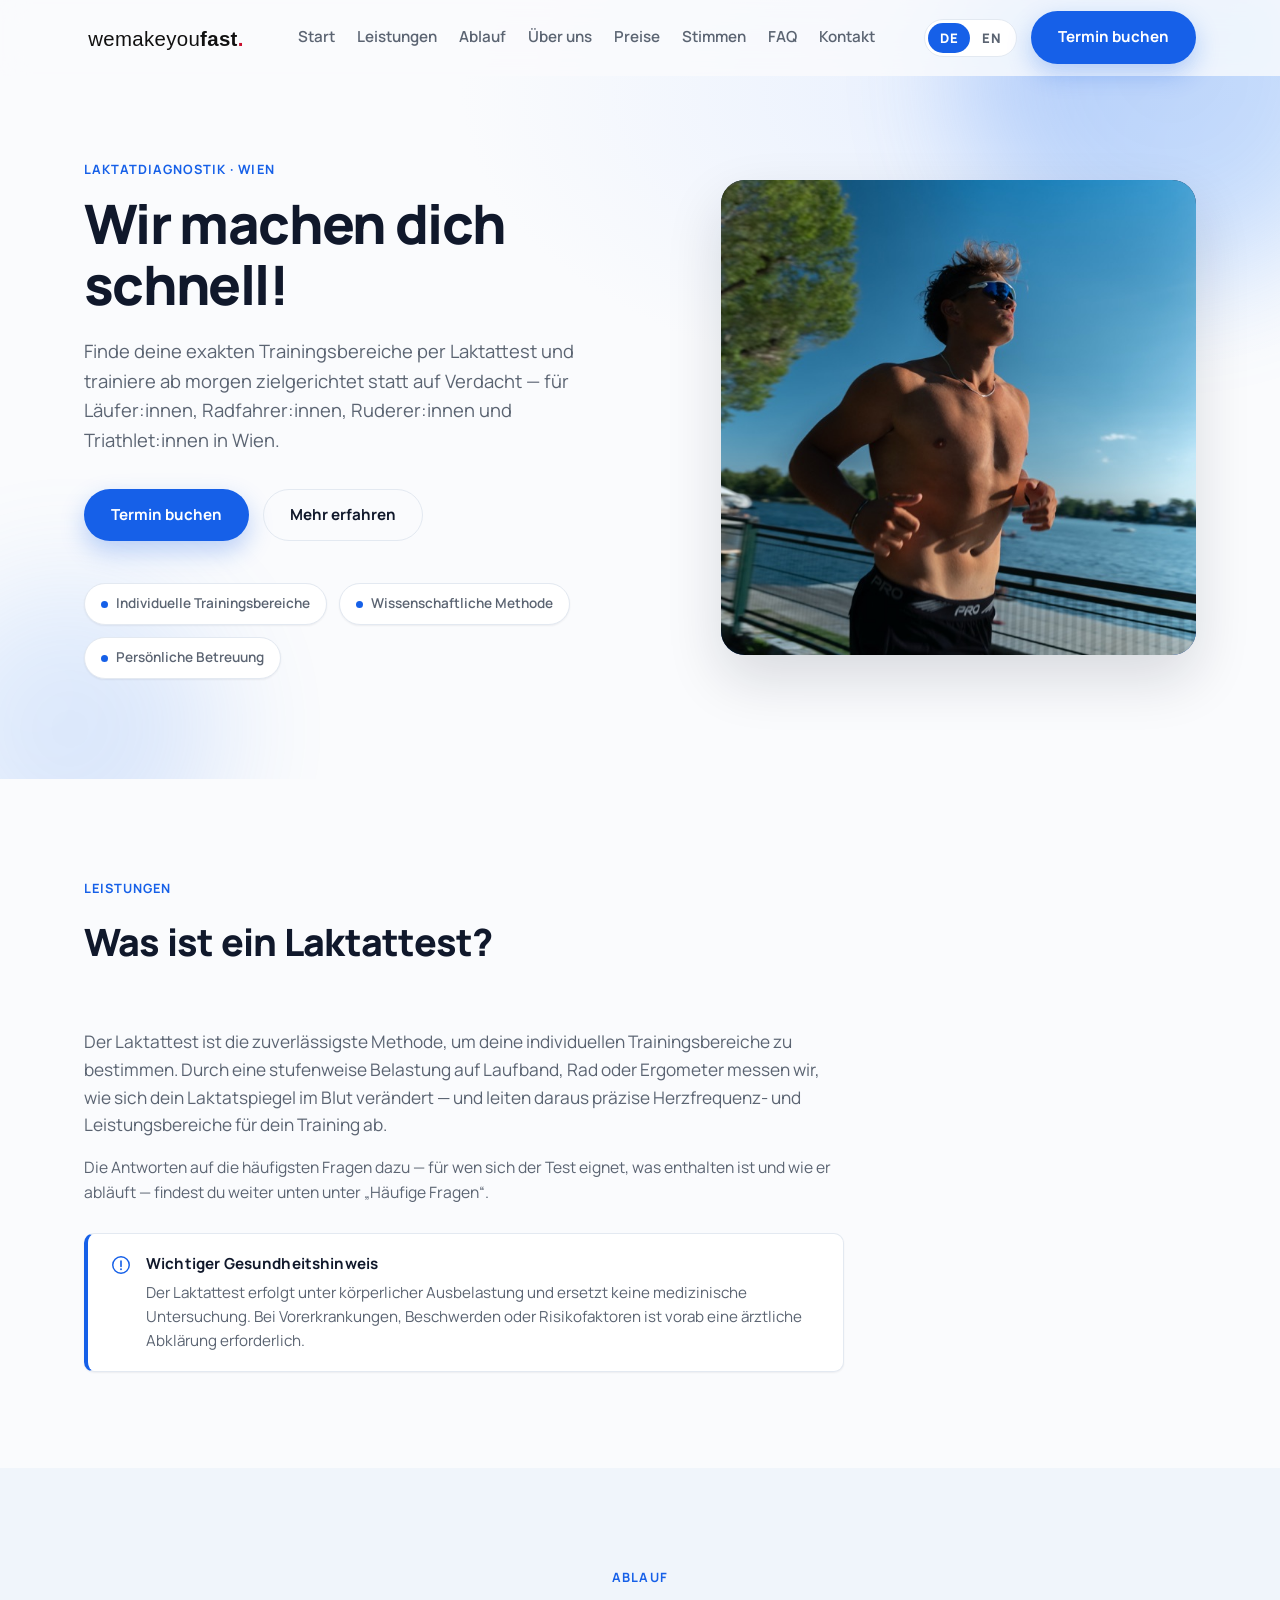
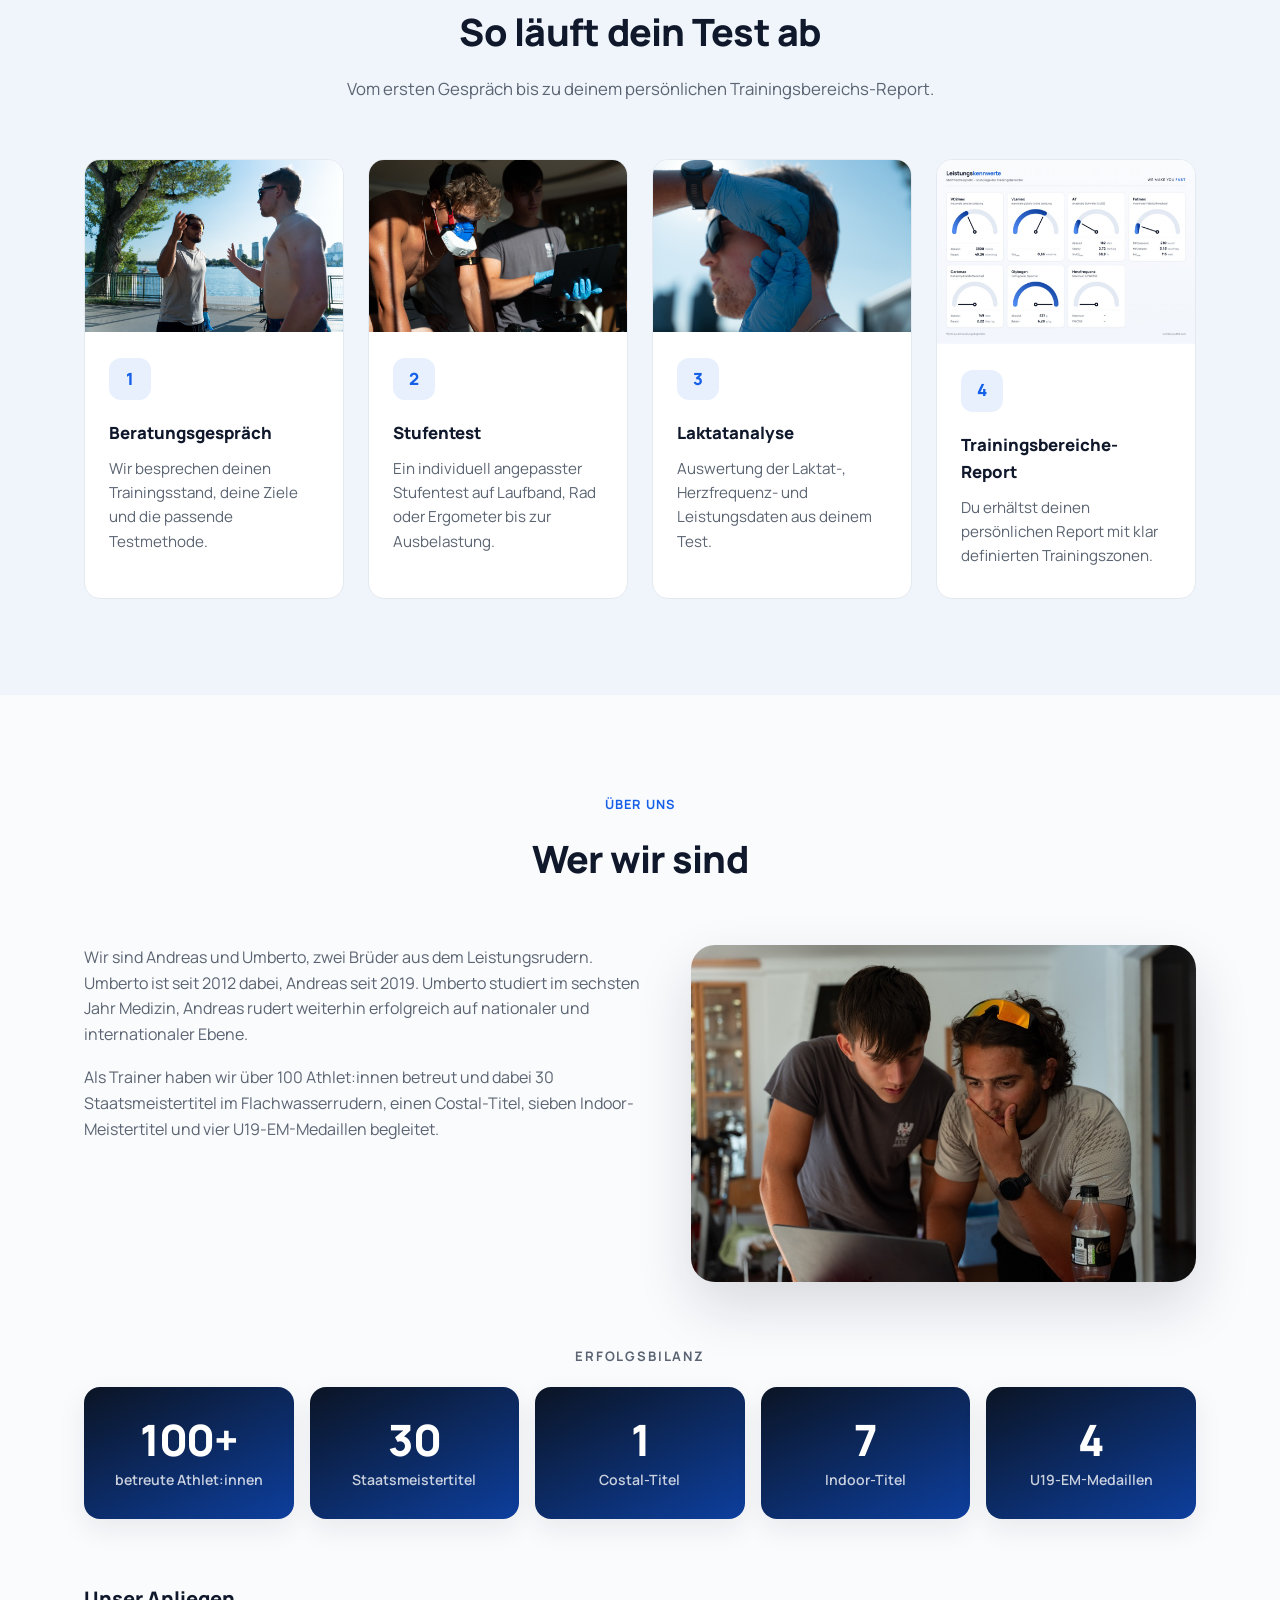
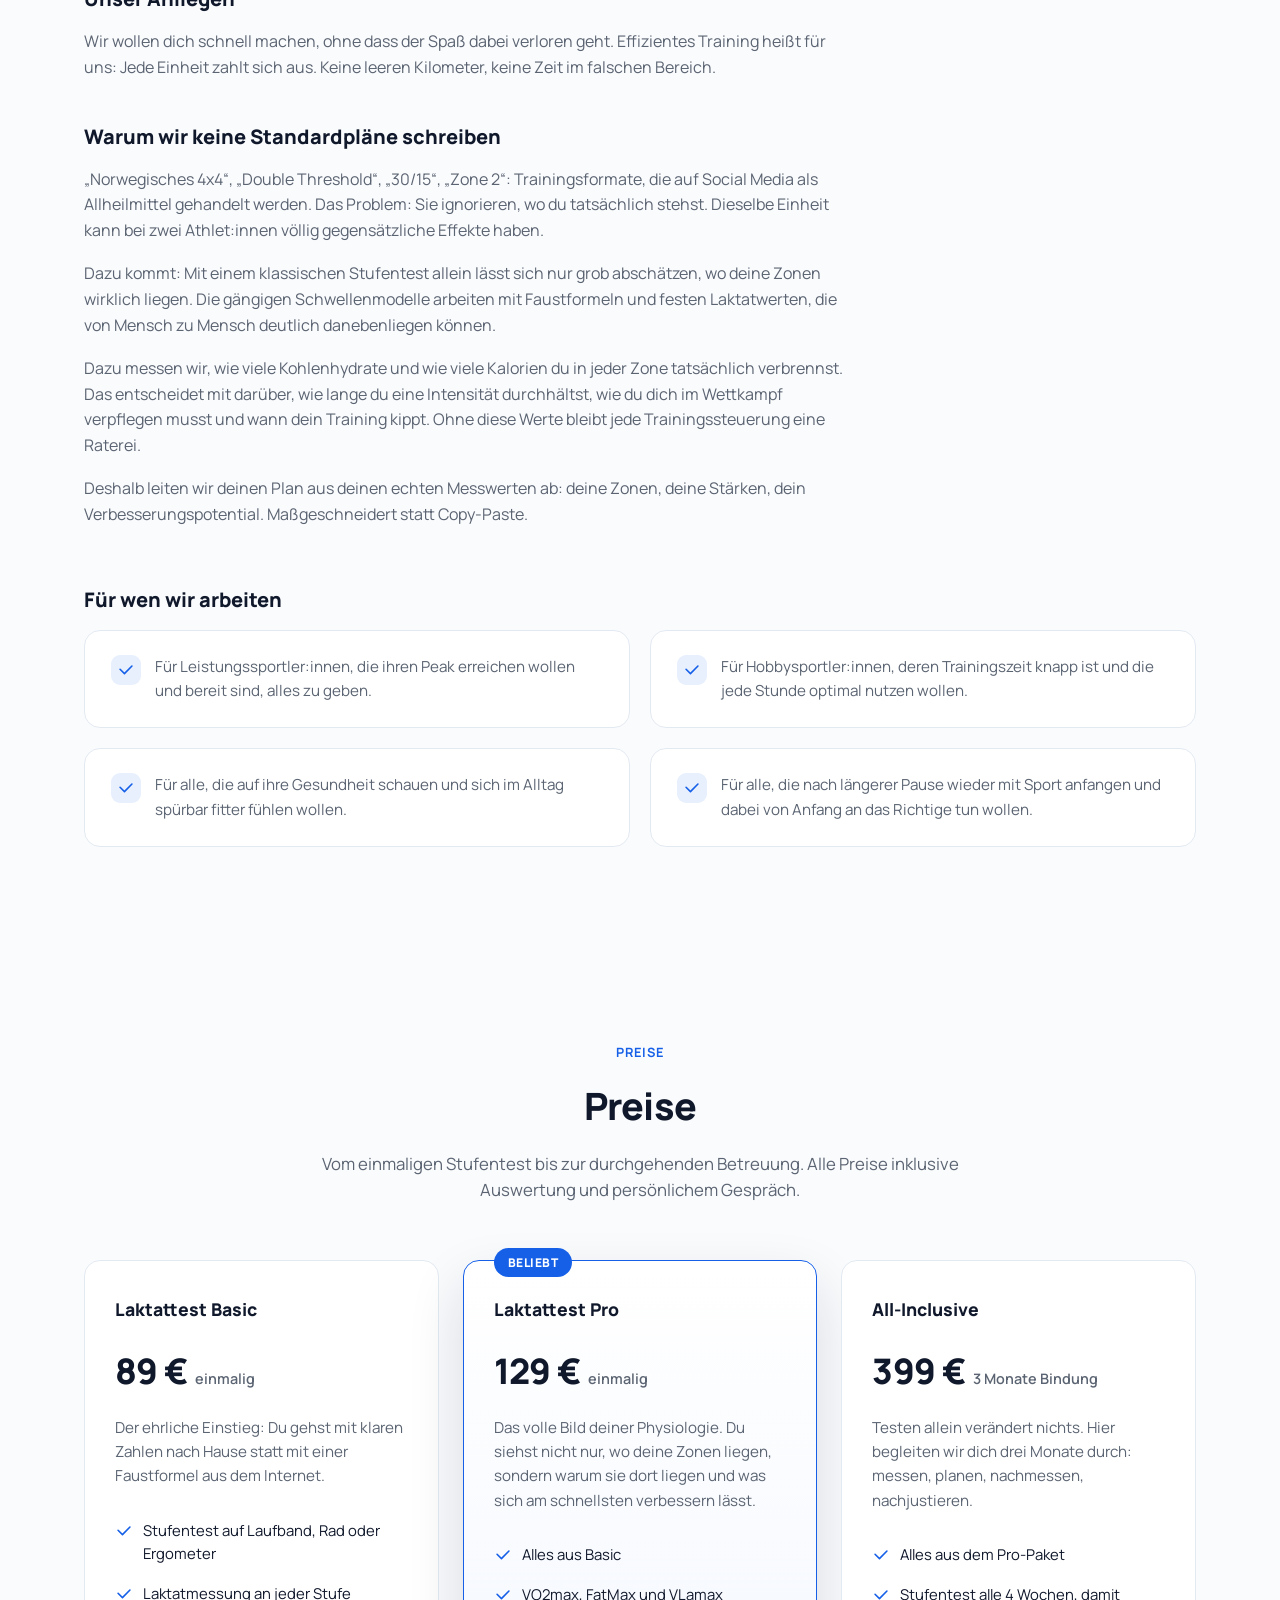
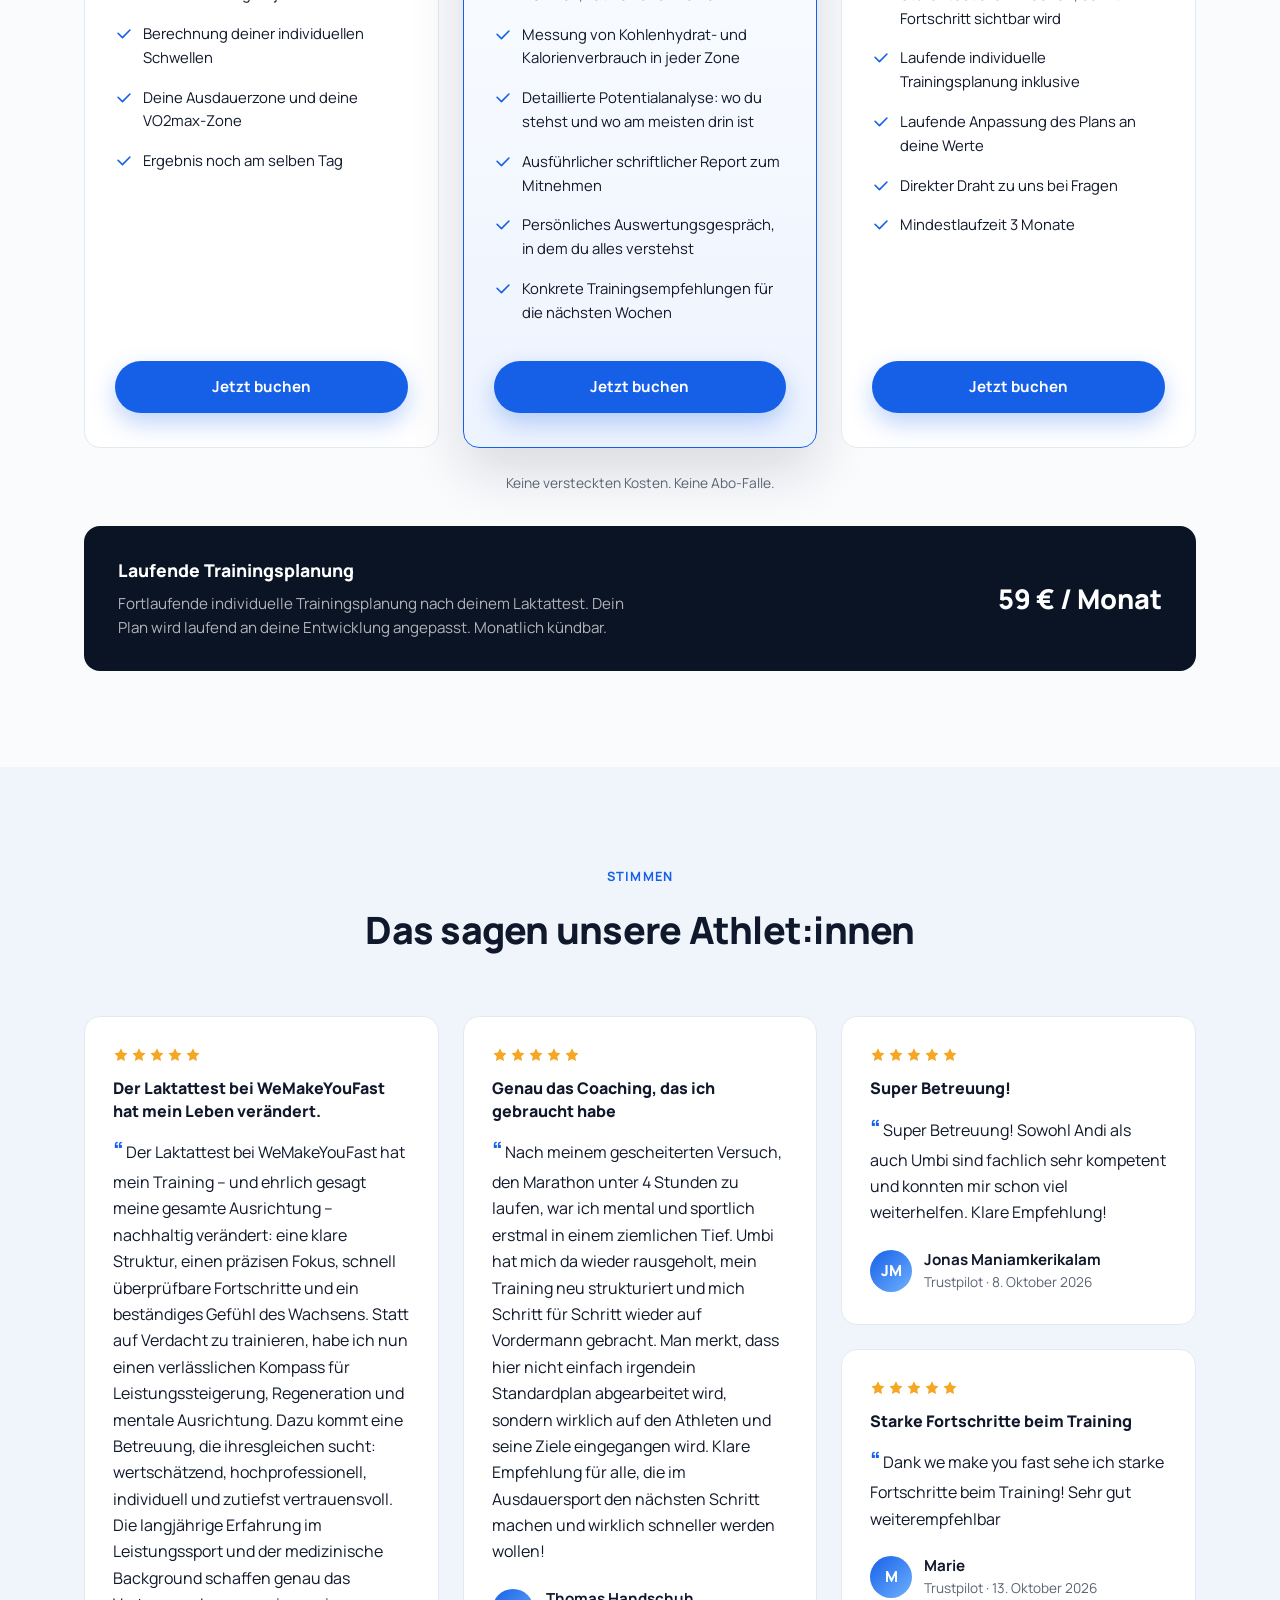
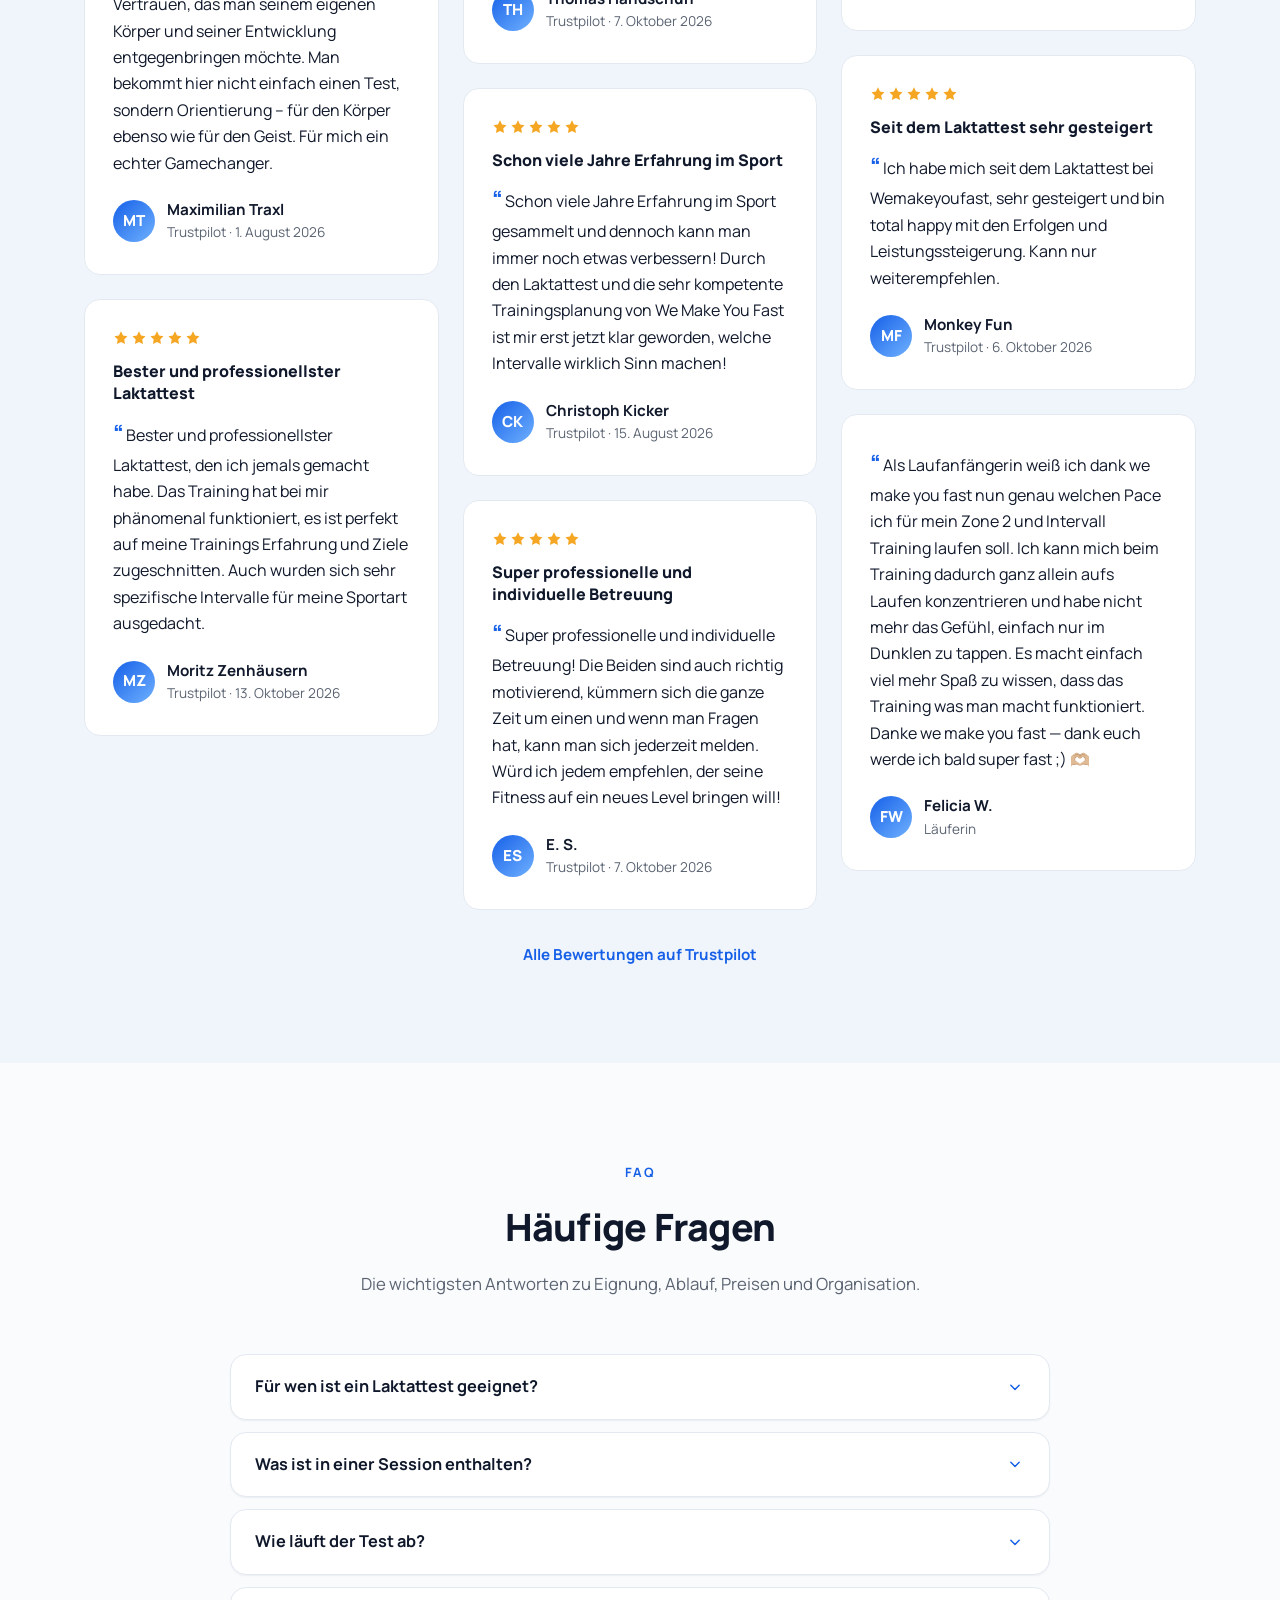
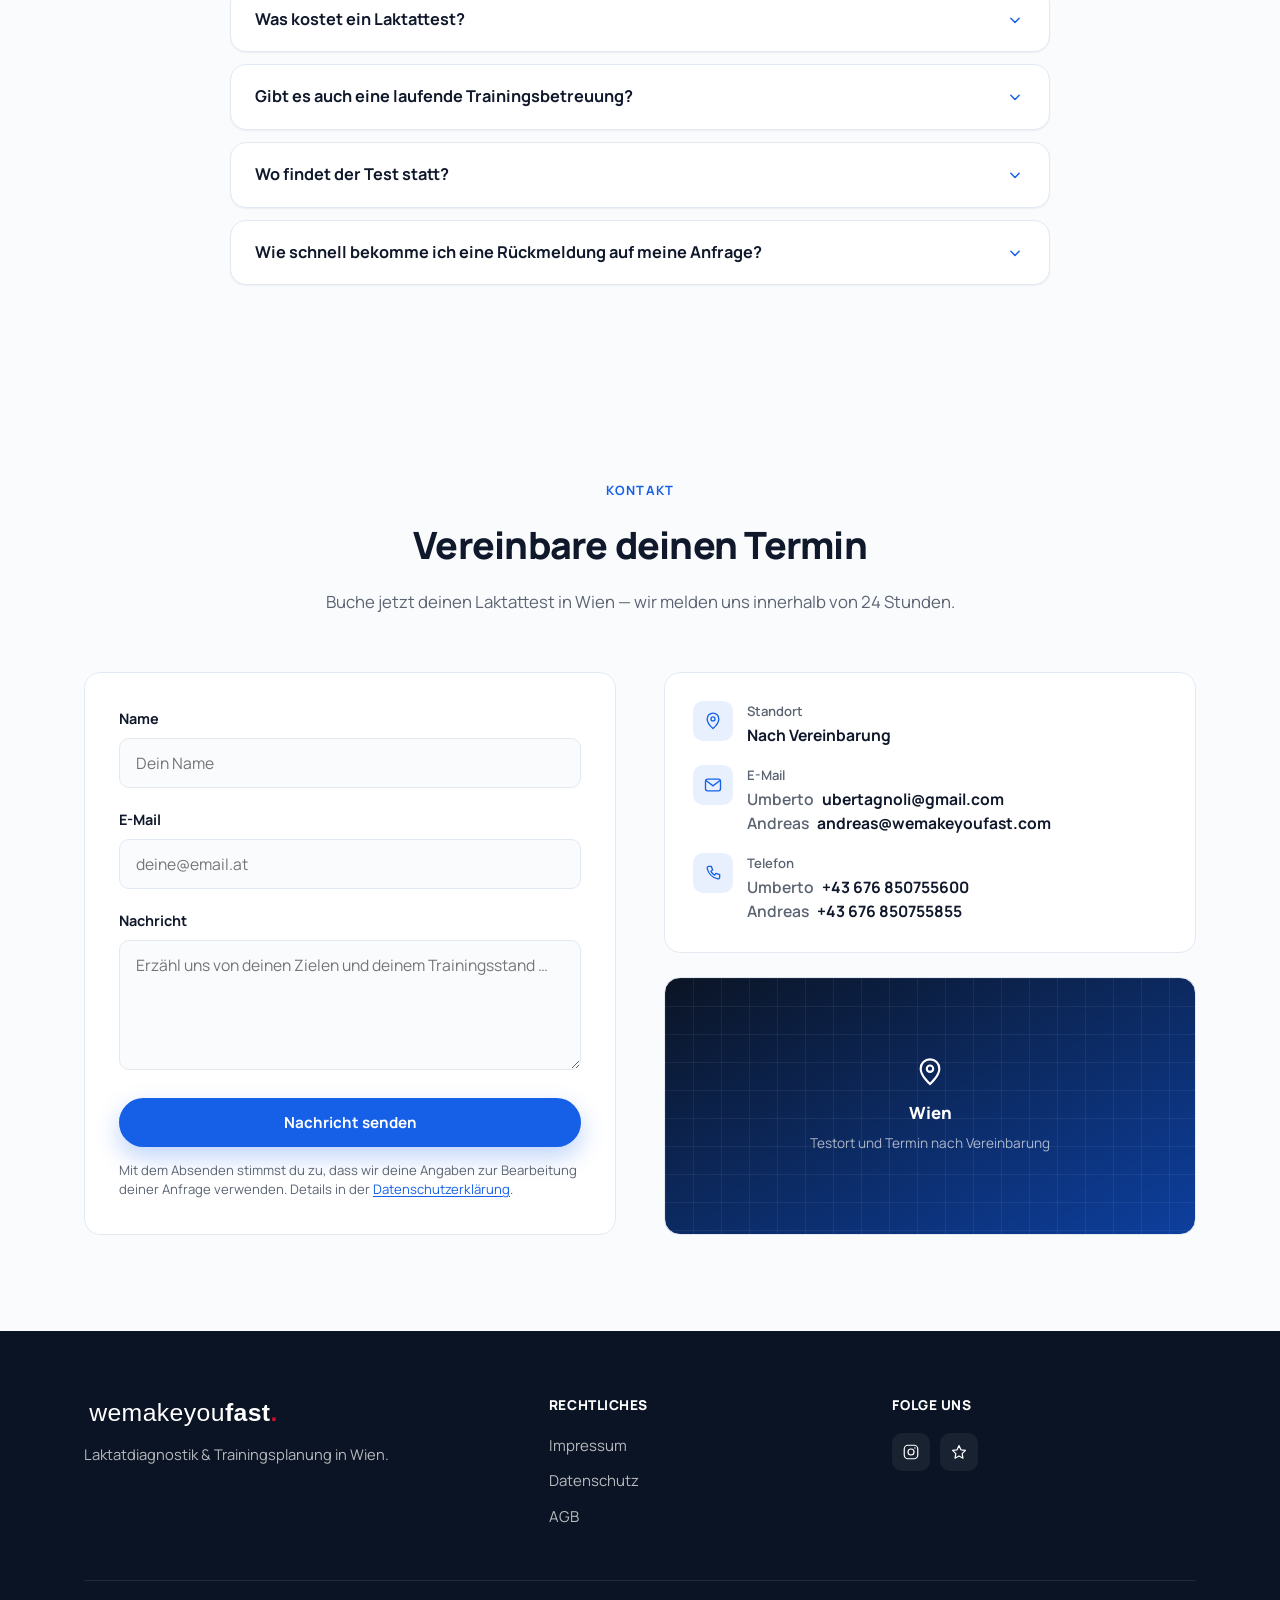
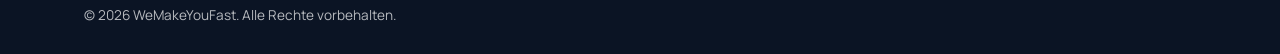
<file: index.html>
<!DOCTYPE html>
<html lang="de">
<head>
  <meta charset="UTF-8" />
  <meta name="viewport" content="width=device-width, initial-scale=1.0" />
  <title>WeMakeYouFast — Laktatdiagnostik Wien</title>
  <meta name="description" content="Laktatdiagnostik, Trainingsbereiche und individuelle Trainingspläne für Läufer:innen, Radfahrer:innen, Ruderer:innen und Triathlet:innen in Wien." />
  <link rel="canonical" href="https://wemakeyoufast.com/" />

  <!-- Link-Vorschau (WhatsApp, Signal, Facebook, LinkedIn …). Crawler lesen die
       Seite ohne JavaScript, darum stehen diese Texte statisch und auf Deutsch
       hier und nicht in i18n.js. og:image muss eine absolute URL sein. -->
  <meta property="og:type" content="website" />
  <meta property="og:site_name" content="WeMakeYouFast" />
  <meta property="og:locale" content="de_AT" />
  <meta property="og:url" content="https://wemakeyoufast.com/" />
  <meta property="og:title" content="WeMakeYouFast — Laktatdiagnostik Wien" />
  <meta property="og:description" content="Finde deine exakten Trainingsbereiche per Laktattest und trainiere zielgerichtet statt auf Verdacht — für Läufer:innen, Radfahrer:innen, Ruderer:innen und Triathlet:innen in Wien." />
  <meta property="og:image" content="https://wemakeyoufast.com/img/hero/laeufer-nazar.jpg" />
  <meta property="og:image:type" content="image/jpeg" />
  <meta property="og:image:width" content="1920" />
  <meta property="og:image:height" content="1280" />
  <meta property="og:image:alt" content="Läufer mit Sportbrille beim Lauftraining auf einem Uferweg am Wasser" />

  <meta name="twitter:card" content="summary_large_image" />
  <meta name="twitter:title" content="WeMakeYouFast — Laktatdiagnostik Wien" />
  <meta name="twitter:description" content="Finde deine exakten Trainingsbereiche per Laktattest und trainiere zielgerichtet statt auf Verdacht — Laktatdiagnostik und Trainingsplanung in Wien." />
  <meta name="twitter:image" content="https://wemakeyoufast.com/img/hero/laeufer-nazar.jpg" />
  <meta name="twitter:image:alt" content="Läufer mit Sportbrille beim Lauftraining auf einem Uferweg am Wasser" />

  <link rel="icon" href="data:image/svg+xml,%3Csvg xmlns='http://www.w3.org/2000/svg' viewBox='0 0 100 100'%3E%3Ccircle cx='50' cy='50' r='46' fill='%231660e8'/%3E%3Cpath d='M20 65 L38 45 L52 58 L80 30' stroke='white' stroke-width='7' fill='none' stroke-linecap='round' stroke-linejoin='round'/%3E%3C/svg%3E" />
  <link rel="preconnect" href="https://fonts.googleapis.com" />
  <link rel="preconnect" href="https://fonts.gstatic.com" crossorigin />
  <link href="https://fonts.googleapis.com/css2?family=Manrope:wght@400;500;600;700;800&display=swap" rel="stylesheet" />
  <link rel="stylesheet" href="css/style.css" />
</head>
<body>

  <header class="site-header">
    <div class="container header-inner">
      <a href="#home" class="logo">
        <img src="img/logo/logo-3-mixed-weight.svg" class="logo-img" data-i18n-alt="brand.logoAlt" alt="WeMakeYouFast — zur Startseite" width="498" height="85" />
      </a>

      <nav class="main-nav" data-main-nav>
        <a href="#home" data-i18n="nav.home">Start</a>
        <a href="#about" data-i18n="nav.about">Leistungen</a>
        <a href="#how" data-i18n="nav.how">Ablauf</a>
        <a href="#ueber-uns" data-i18n="nav.ueberUns">Über uns</a>
        <a href="#pricing" data-i18n="nav.pricing">Preise</a>
        <a href="#testimonials" data-i18n="nav.testimonials">Stimmen</a>
        <a href="#faq" data-i18n="nav.faq">FAQ</a>
        <a href="#contact" data-i18n="nav.contact">Kontakt</a>
        <a href="#contact" class="btn btn-primary nav-cta" data-i18n="nav.cta">Termin buchen</a>
      </nav>

      <div class="header-actions">
        <div class="lang-toggle" role="group" aria-label="Language selector">
          <button type="button" data-lang-btn="de" class="active">DE</button>
          <button type="button" data-lang-btn="en">EN</button>
        </div>
        <a href="#contact" class="btn btn-primary cta-desktop" data-i18n="nav.cta">Termin buchen</a>
        <button type="button" class="nav-toggle" data-nav-toggle aria-label="Menü öffnen" aria-expanded="false">
          <span></span><span></span><span></span>
        </button>
      </div>
    </div>
  </header>

  <main>

    <!-- Hero -->
    <section id="home" class="hero">
      <div class="hero-bg">
        <div class="blob blob-1"></div>
        <div class="blob blob-2"></div>
      </div>
      <div class="container hero-grid">
        <div>
          <span class="eyebrow" data-i18n="hero.eyebrow">Laktatdiagnostik · Wien</span>
          <h1 class="hero-title" data-i18n="hero.title">
            Wir machen dich schnell!
          </h1>
          <p class="hero-subtitle" data-i18n="hero.subtitle">
            Finde deine exakten Trainingsbereiche per Laktattest und trainiere ab morgen zielgerichtet statt auf Verdacht — für Läufer:innen, Radfahrer:innen, Ruderer:innen und Triathlet:innen in Wien.
          </p>
          <div class="hero-actions">
            <a href="#contact" class="btn btn-primary" data-i18n="hero.cta">Termin buchen</a>
            <a href="#about" class="btn btn-ghost" data-i18n="hero.secondary">Mehr erfahren</a>
          </div>
          <div class="hero-chips" data-hero-chips></div>
        </div>
        <div class="hero-visual" data-reveal="fade">
          <img src="img/hero/laeufer-nazar.jpg"
            srcset="img/hero/laeufer-nazar-960.jpg 960w, img/hero/laeufer-nazar.jpg 1920w"
            sizes="(max-width: 980px) 420px, 42vw"
            width="1920" height="1280" fetchpriority="high" decoding="async"
            data-i18n-alt="hero.imageAlt"
            alt="Läufer mit Sportbrille beim Lauftraining auf einem Uferweg am Wasser" />
        </div>
      </div>
    </section>

    <!-- About / Services -->
    <section id="about">
      <div class="container">
        <div class="section-head" data-reveal>
          <span class="eyebrow" data-i18n="about.eyebrow">Leistungen</span>
          <h2 data-i18n="about.title">Was ist ein Laktattest?</h2>
        </div>
        <p class="about-intro" data-reveal data-i18n="about.intro">
          Der Laktattest ist die zuverlässigste Methode, um deine individuellen Trainingsbereiche zu bestimmen.
        </p>
        <p class="about-intro about-intro-secondary" data-reveal data-i18n="about.intro2">
          Die Antworten auf die häufigsten Fragen dazu findest du weiter unten unter „Häufige Fragen“.
        </p>

        <aside class="health-notice" data-reveal>
          <span class="health-notice-icon" aria-hidden="true">
            <svg width="22" height="22" viewBox="0 0 24 24" fill="none" xmlns="http://www.w3.org/2000/svg"><circle cx="12" cy="12" r="9" stroke="currentColor" stroke-width="1.6"/><path d="M12 7.6v6" stroke="currentColor" stroke-width="1.8" stroke-linecap="round"/><circle cx="12" cy="16.6" r="1.05" fill="currentColor"/></svg>
          </span>
          <div>
            <h3 data-i18n="about.healthNoticeTitle">Wichtiger Gesundheitshinweis</h3>
            <p data-i18n="about.healthNotice">Der Laktattest erfolgt unter körperlicher Ausbelastung und ersetzt keine medizinische Untersuchung. Bei Vorerkrankungen, Beschwerden oder Risikofaktoren ist vorab eine ärztliche Abklärung erforderlich.</p>
          </div>
        </aside>
      </div>
    </section>

    <!-- How it works -->
    <section id="how" class="how">
      <div class="container">
        <div class="section-head center" data-reveal>
          <span class="eyebrow" data-i18n="how.eyebrow">Ablauf</span>
          <h2 data-i18n="how.title">So läuft dein Test ab</h2>
          <p data-i18n="how.subtitle">Vom ersten Gespräch bis zu deinem persönlichen Trainingsbereichs-Report.</p>
        </div>
        <div class="steps" data-steps></div>
      </div>
    </section>

    <!-- Über uns -->
    <section id="ueber-uns" class="ueber-uns">
      <div class="container">
        <div class="section-head center" data-reveal>
          <span class="eyebrow" data-i18n="ueberUns.eyebrow">Über uns</span>
          <h2 data-i18n="ueberUns.title">Wer wir sind</h2>
        </div>

        <div class="ueber-uns-grid">
          <div class="ueber-uns-text" data-ueber-uns-intro data-reveal></div>
          <figure class="ueber-uns-figure" data-reveal>
            <img src="img/team/team-auswertung.jpg"
              srcset="img/team/team-auswertung-960.jpg 960w, img/team/team-auswertung.jpg 1920w"
              sizes="(max-width: 980px) 100vw, 44vw"
              width="1920" height="1280" loading="lazy" decoding="async"
              data-i18n-alt="ueberUns.imageAlt"
              alt="Andreas und Umberto stehen konzentriert vor einem Laptop und besprechen Testergebnisse" />
          </figure>
        </div>

        <h3 class="stats-title" data-reveal data-i18n="ueberUns.statsTitle">Erfolgsbilanz</h3>
        <div class="stats-grid" data-ueber-uns-stats></div>

        <div class="ueber-uns-blocks" data-ueber-uns-blocks></div>

        <div class="ueber-uns-audience" data-ueber-uns-audience></div>
      </div>
    </section>

    <!-- Pricing -->
    <section id="pricing">
      <div class="container">
        <div class="section-head center" data-reveal>
          <span class="eyebrow" data-i18n="pricing.eyebrow">Preise</span>
          <h2 data-i18n="pricing.title">Preise</h2>
          <p data-i18n="pricing.subtitle">Vom einmaligen Stufentest bis zur durchgehenden Betreuung. Alle Preise inklusive Auswertung und persönlichem Gespräch.</p>
        </div>
        <div class="pricing-grid" data-pricing></div>
        <p class="pricing-trust" data-reveal data-i18n="pricing.trustNote">Keine versteckten Kosten. Keine Abo-Falle.</p>
        <div class="pricing-addon" data-pricing-addon data-reveal></div>
      </div>
    </section>

    <!-- Testimonials -->
    <section id="testimonials" class="testimonials">
      <div class="container">
        <div class="section-head center" data-reveal>
          <span class="eyebrow" data-i18n="testimonials.eyebrow">Stimmen</span>
          <h2 data-i18n="testimonials.title">Das sagen unsere Athlet:innen</h2>
        </div>
        <div class="testimonial-grid" data-testimonials></div>
        <div class="testimonials-more" data-testimonials-more></div>
      </div>
    </section>

    <!-- FAQ -->
    <section id="faq" class="faq">
      <div class="container">
        <div class="section-head center" data-reveal>
          <span class="eyebrow" data-i18n="faq.eyebrow">FAQ</span>
          <h2 data-i18n="faq.title">Häufige Fragen</h2>
          <p data-i18n="faq.subtitle">Die wichtigsten Antworten zu Eignung, Ablauf, Preisen und Organisation.</p>
        </div>
        <div class="faq-list" data-faq></div>
      </div>
    </section>

    <!-- Contact -->
    <section id="contact">
      <div class="container">
        <div class="section-head center" data-reveal>
          <span class="eyebrow" data-i18n="contact.eyebrow">Kontakt</span>
          <h2 data-i18n="contact.title">Vereinbare deinen Termin</h2>
          <p data-i18n="contact.subtitle">Buche jetzt deinen Laktattest in Wien — wir melden uns innerhalb von 24 Stunden.</p>
        </div>

        <div class="contact-grid">
          <form class="contact-form" data-reveal data-contact-form novalidate action="https://formsubmit.co/ajax/ubertagnoli@gmail.com" method="POST">
            <input type="hidden" name="_subject" value="Neue Anfrage über wemakeyoufast.com" />
            <input type="text" name="_honey" style="display:none" tabindex="-1" autocomplete="off" />
            <div class="form-group">
              <label for="name" data-i18n="contact.form.name">Name</label>
              <input type="text" id="name" name="name" required data-i18n-placeholder="contact.form.namePlaceholder" placeholder="Dein Name" />
            </div>
            <div class="form-group">
              <label for="email" data-i18n="contact.form.email">E-Mail</label>
              <input type="email" id="email" name="email" required data-i18n-placeholder="contact.form.emailPlaceholder" placeholder="deine@email.at" />
            </div>
            <div class="form-group">
              <label for="message" data-i18n="contact.form.message">Nachricht</label>
              <textarea id="message" name="message" required data-i18n-placeholder="contact.form.messagePlaceholder" placeholder="Erzähl uns von deinen Zielen …"></textarea>
            </div>
            <button type="submit" class="btn btn-primary btn-block" data-i18n="contact.form.submit">Nachricht senden</button>
            <p class="form-consent" data-i18n-html="contact.form.consent">Mit dem Absenden stimmst du zu, dass wir deine Angaben zur Bearbeitung deiner Anfrage verwenden. Details in der <a href="datenschutz.html">Datenschutzerklärung</a>.</p>
            <div class="form-error" data-form-error hidden>Etwas ist schiefgelaufen. Bitte versuche es erneut oder schreib uns direkt an <a href="mailto:ubertagnoli@gmail.com">ubertagnoli@gmail.com</a>.</div>
            <div class="form-success" data-form-success>
              <span data-i18n="contact.form.success">Danke! Deine Nachricht wurde übermittelt.</span>
            </div>
          </form>

          <div class="contact-side">
            <div class="contact-info-card" data-reveal data-contact-info></div>
            <div class="map-placeholder" data-reveal data-map></div>
          </div>
        </div>
      </div>
    </section>

  </main>

  <footer class="site-footer">
    <div class="container">
      <div class="footer-grid">
        <div class="footer-brand">
          <a href="#home" class="logo">
            <img src="img/logo/logo-white.svg" class="logo-img" data-i18n-alt="brand.logoAlt" alt="WeMakeYouFast — zur Startseite" width="498" height="85" />
          </a>
          <p data-i18n="footer.tagline">Laktatdiagnostik & Trainingsplanung in Wien.</p>
        </div>
        <div class="footer-col">
          <h4 data-i18n="footer.linksTitle">Rechtliches</h4>
          <ul>
            <li><a href="impressum.html" data-i18n="footer.impressum">Impressum</a></li>
            <li><a href="datenschutz.html" data-i18n="footer.datenschutz">Datenschutz</a></li>
            <li><a href="agb.html" data-i18n="footer.agb">AGB</a></li>
          </ul>
        </div>
        <div class="footer-col">
          <h4 data-i18n="footer.socialTitle">Folge uns</h4>
          <div class="footer-social">
            <a href="https://www.instagram.com/wemakeyoufast" target="_blank" rel="noopener" aria-label="Instagram">
              <svg width="18" height="18" viewBox="0 0 24 24" fill="none" xmlns="http://www.w3.org/2000/svg"><rect x="3" y="3" width="18" height="18" rx="5" stroke="white" stroke-width="1.6"/><circle cx="12" cy="12" r="4" stroke="white" stroke-width="1.6"/><circle cx="17.2" cy="6.8" r="1" fill="white"/></svg>
            </a>
            <a href="https://de.trustpilot.com/review/wemakeyoufast.com" target="_blank" rel="noopener" aria-label="Trustpilot">
              <svg width="18" height="18" viewBox="0 0 24 24" fill="none" xmlns="http://www.w3.org/2000/svg"><path d="M12 3.5l2.6 5.6 6 .8-4.4 4.3 1.1 6.1L12 17.4 6.7 20.3l1.1-6.1L3.4 9.9l6-.8z" stroke="white" stroke-width="1.6" stroke-linejoin="round"/></svg>
            </a>
          </div>
        </div>
      </div>
      <div class="footer-bottom">
        <span>© <span data-year>2026</span> WeMakeYouFast. <span data-i18n="footer.rights">Alle Rechte vorbehalten.</span></span>
      </div>
    </div>
  </footer>

  <script src="js/i18n.js"></script>
  <script src="js/main.js"></script>
</body>
</html>
</file>
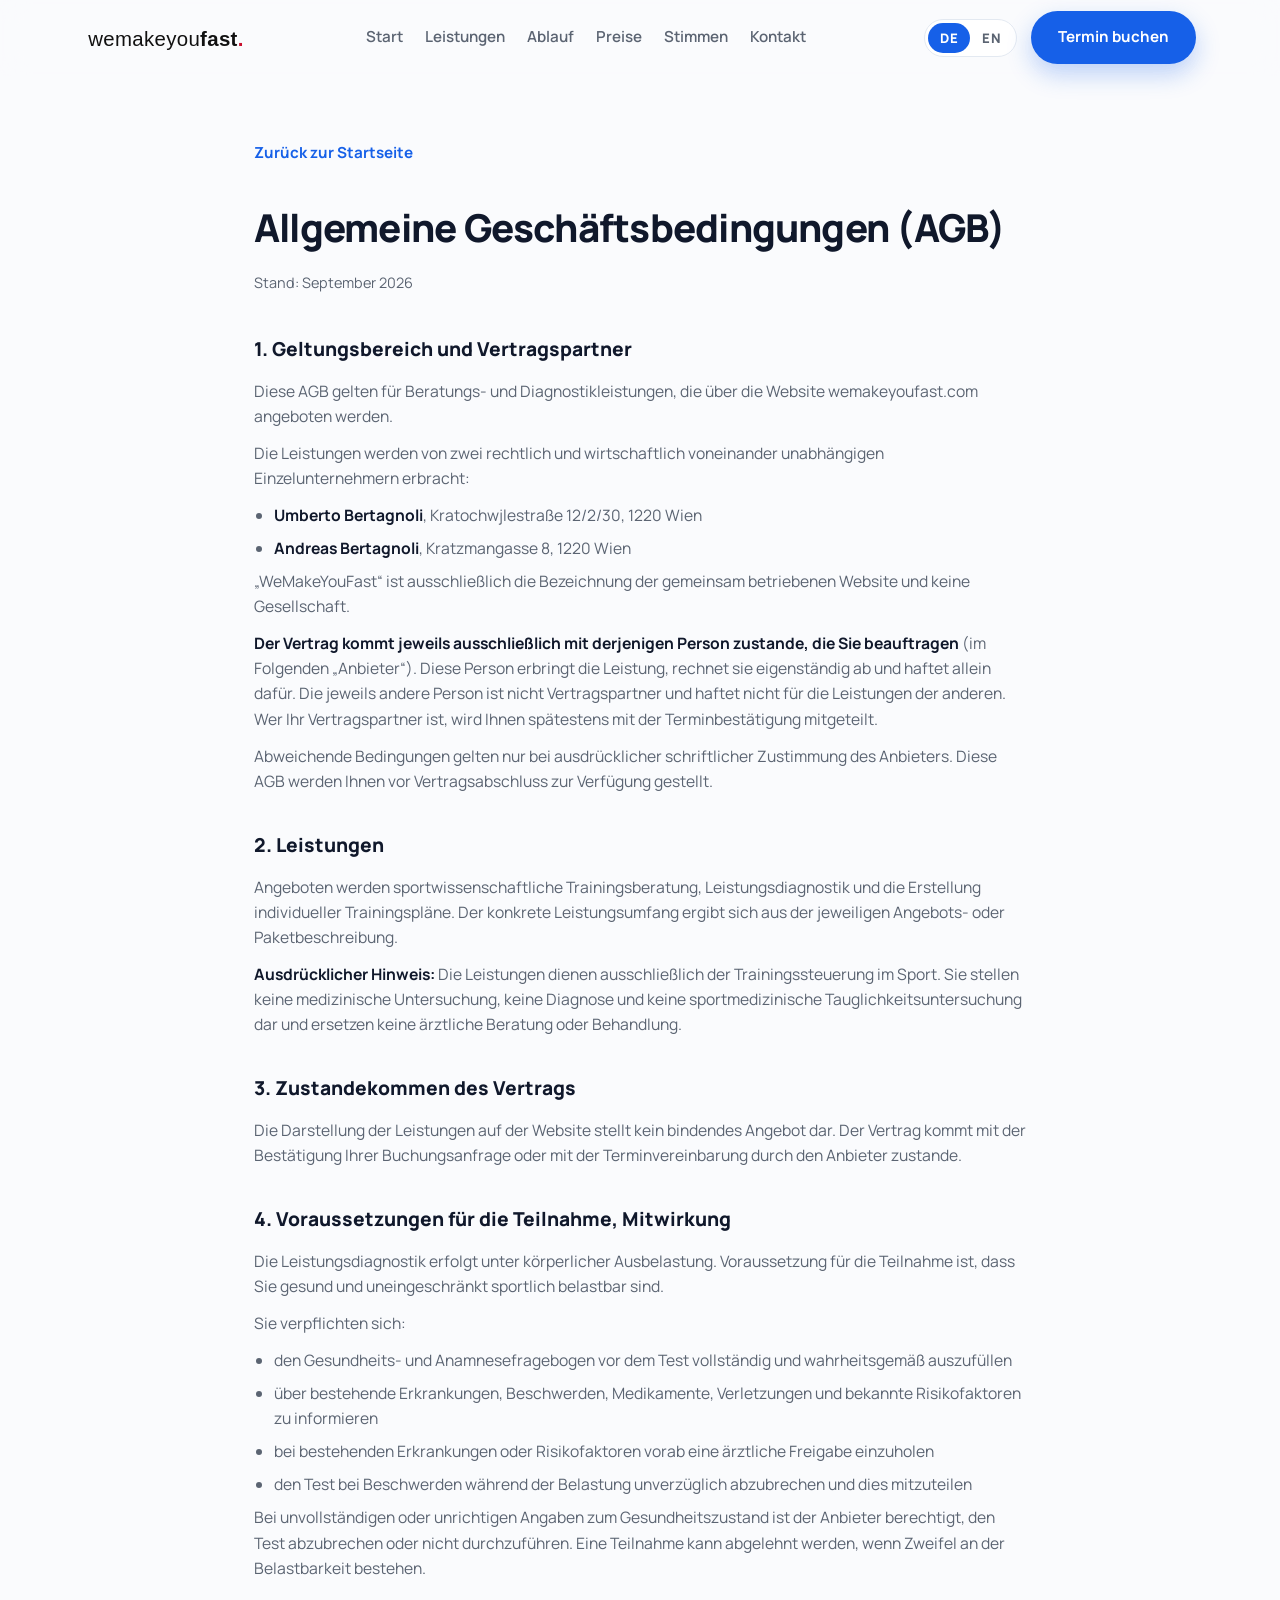
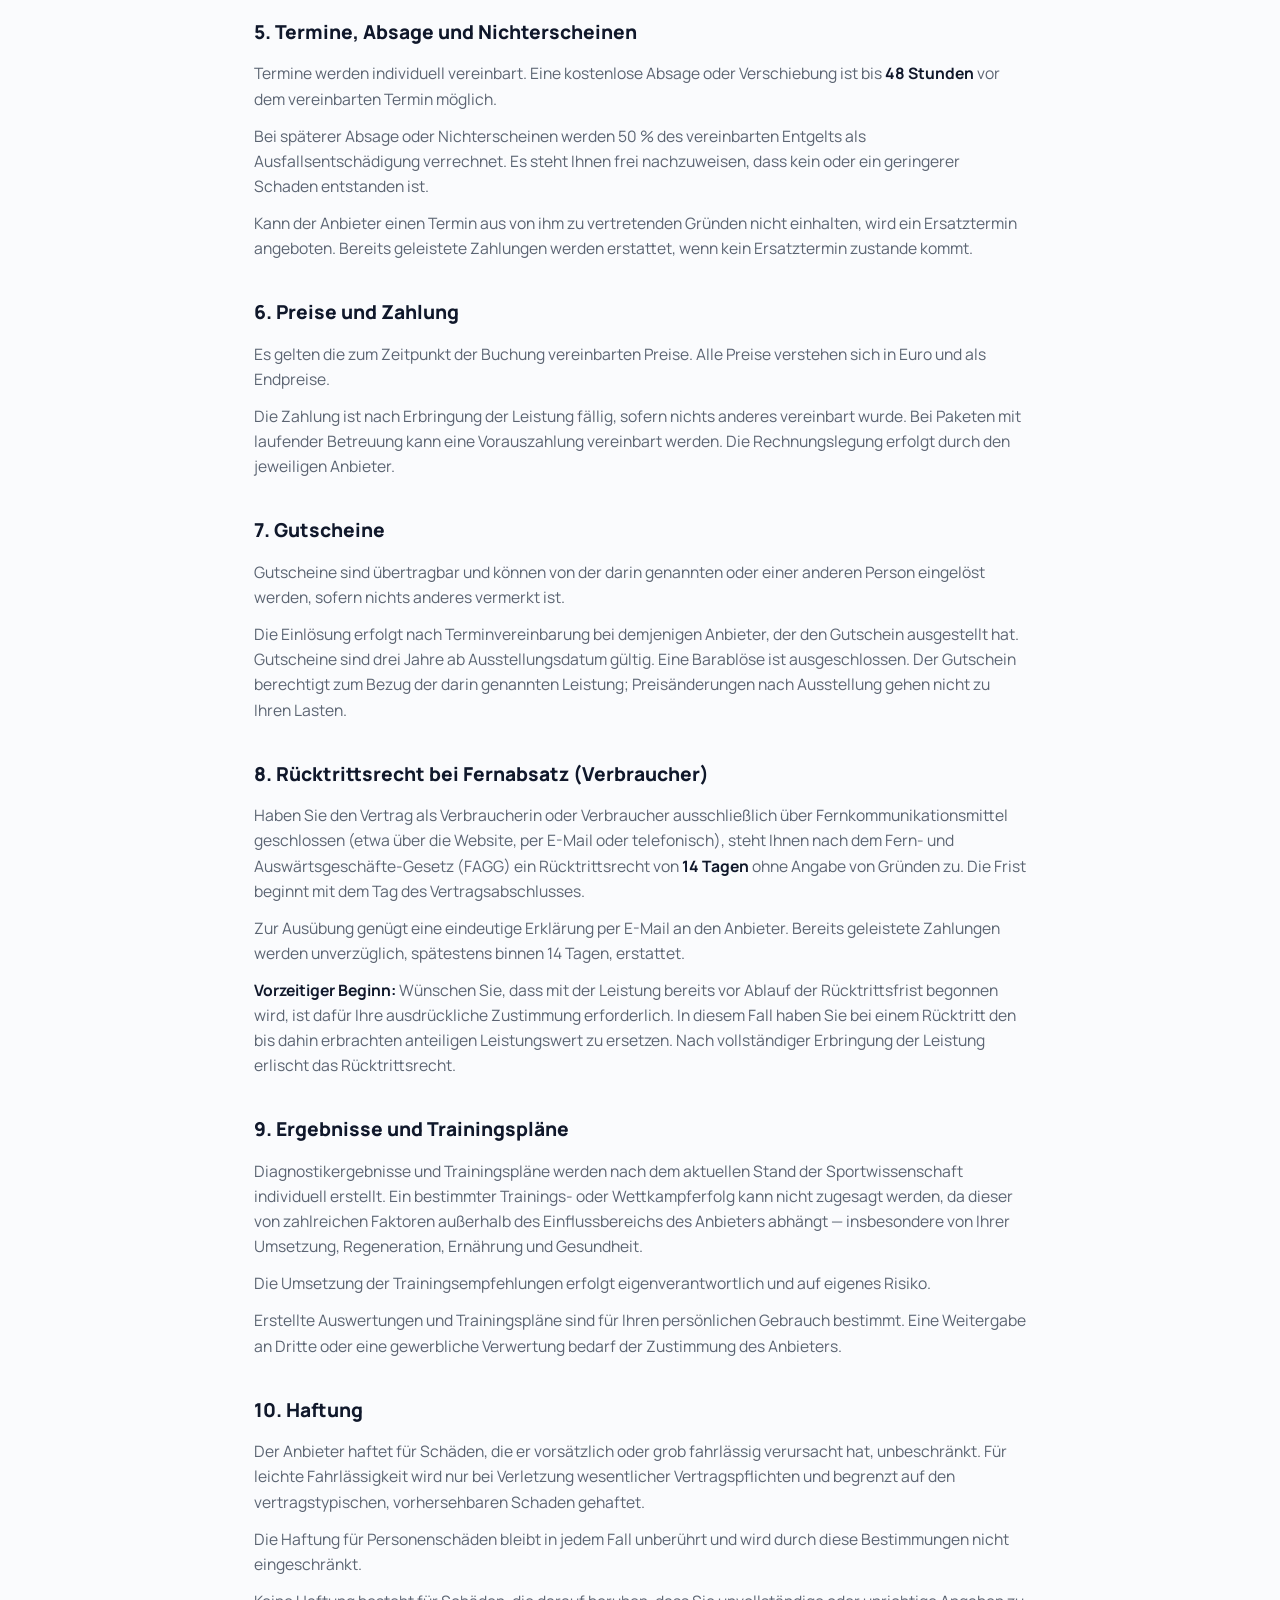
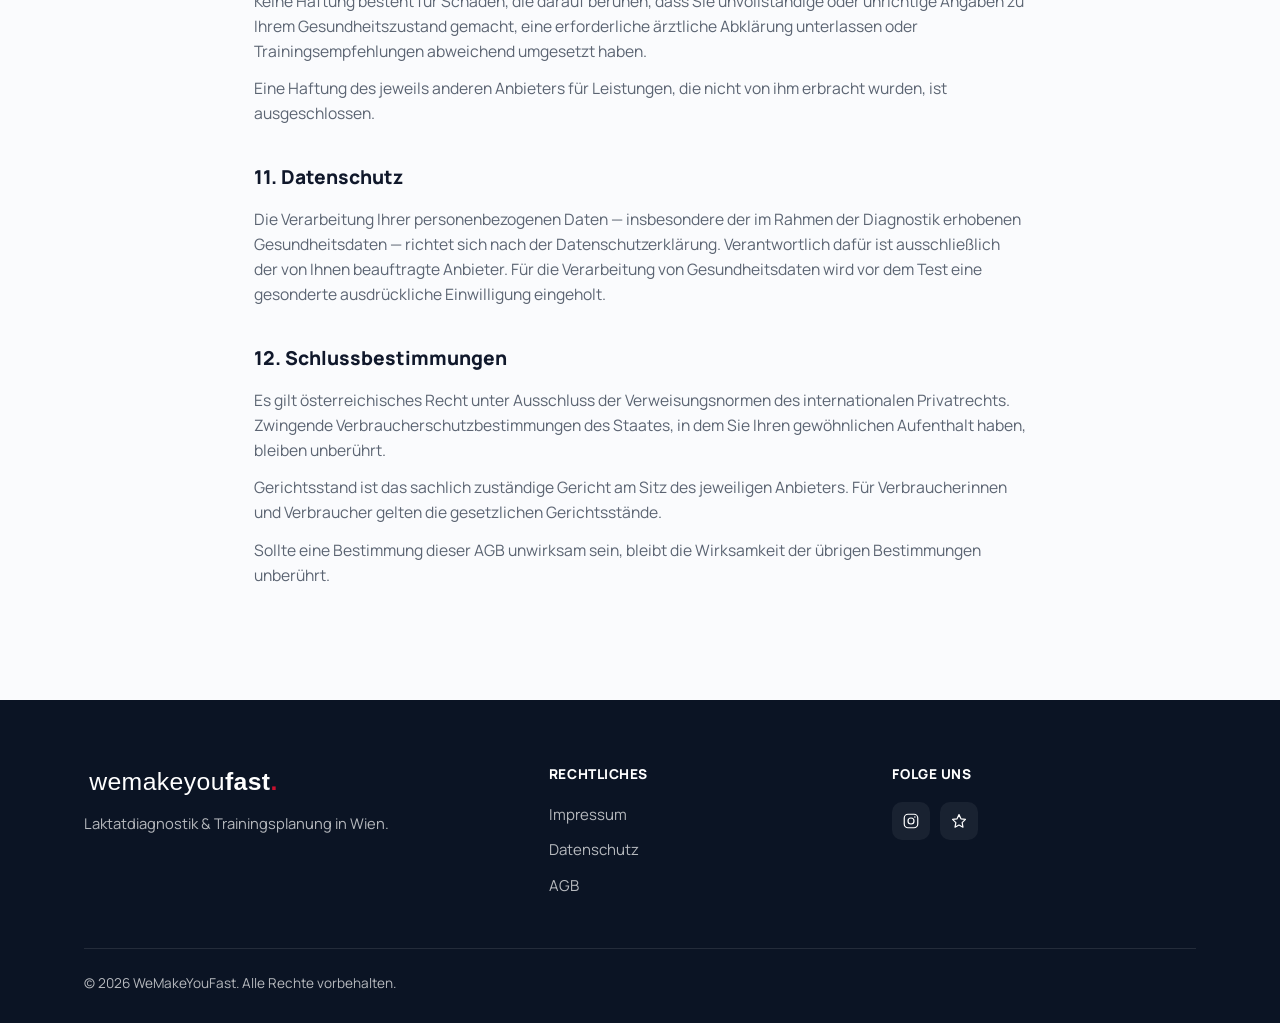
<file: agb.html>
<!DOCTYPE html>
<html lang="de">
<head>
  <meta charset="UTF-8" />
  <meta name="viewport" content="width=device-width, initial-scale=1.0" />
  <title>AGB — WeMakeYouFast</title>
  <link rel="icon" href="data:image/svg+xml,%3Csvg xmlns='http://www.w3.org/2000/svg' viewBox='0 0 100 100'%3E%3Ccircle cx='50' cy='50' r='46' fill='%231660e8'/%3E%3Cpath d='M20 65 L38 45 L52 58 L80 30' stroke='white' stroke-width='7' fill='none' stroke-linecap='round' stroke-linejoin='round'/%3E%3C/svg%3E" />
  <link rel="preconnect" href="https://fonts.googleapis.com" />
  <link rel="preconnect" href="https://fonts.gstatic.com" crossorigin />
  <link href="https://fonts.googleapis.com/css2?family=Manrope:wght@400;500;600;700;800&display=swap" rel="stylesheet" />
  <link rel="stylesheet" href="css/style.css" />
</head>
<body>

  <header class="site-header">
    <div class="container header-inner">
      <a href="index.html" class="logo">
        <img src="img/logo/logo-3-mixed-weight.svg" class="logo-img" data-i18n-alt="brand.logoAlt" alt="WeMakeYouFast — zur Startseite" width="498" height="85" />
      </a>

      <nav class="main-nav" data-main-nav>
        <a href="index.html#home" data-i18n="nav.home">Start</a>
        <a href="index.html#about" data-i18n="nav.about">Leistungen</a>
        <a href="index.html#how" data-i18n="nav.how">Ablauf</a>
        <a href="index.html#pricing" data-i18n="nav.pricing">Preise</a>
        <a href="index.html#testimonials" data-i18n="nav.testimonials">Stimmen</a>
        <a href="index.html#contact" data-i18n="nav.contact">Kontakt</a>
        <a href="index.html#contact" class="btn btn-primary nav-cta" data-i18n="nav.cta">Termin buchen</a>
      </nav>

      <div class="header-actions">
        <div class="lang-toggle" role="group" aria-label="Language selector">
          <button type="button" data-lang-btn="de" class="active">DE</button>
          <button type="button" data-lang-btn="en">EN</button>
        </div>
        <a href="index.html#contact" class="btn btn-primary cta-desktop" data-i18n="nav.cta">Termin buchen</a>
        <button type="button" class="nav-toggle" data-nav-toggle aria-label="Menü öffnen" aria-expanded="false">
          <span></span><span></span><span></span>
        </button>
      </div>
    </div>
  </header>

  <main>
    <section class="legal-page">
      <div class="container">
        <a href="index.html" class="back-link" data-i18n="legal.backToHome">Zurück zur Startseite</a>
        <!-- Hinweis fuer die englische Fassung; im Deutschen leer und per CSS ausgeblendet. -->
        <div class="legal-note" data-i18n="legal.langNote"></div>
        <h1>Allgemeine Geschäftsbedingungen (AGB)</h1>
        <p class="updated">Stand: September 2026</p>
        <h2>1. Geltungsbereich und Vertragspartner</h2>
        <p>Diese AGB gelten für Beratungs- und Diagnostikleistungen, die über die Website wemakeyoufast.com angeboten werden.</p>
        <p>Die Leistungen werden von zwei rechtlich und wirtschaftlich voneinander unabhängigen Einzelunternehmern erbracht:</p>
        <ul><li><strong>Umberto Bertagnoli</strong>, Kratochwjlestraße 12/2/30, 1220 Wien</li><li><strong>Andreas Bertagnoli</strong>, Kratzmangasse 8, 1220 Wien</li></ul>
        <p>„WeMakeYouFast“ ist ausschließlich die Bezeichnung der gemeinsam betriebenen Website und keine Gesellschaft.</p>
        <p><strong>Der Vertrag kommt jeweils ausschließlich mit derjenigen Person zustande, die Sie beauftragen</strong> (im Folgenden „Anbieter“). Diese Person erbringt die Leistung, rechnet sie eigenständig ab und haftet allein dafür. Die jeweils andere Person ist nicht Vertragspartner und haftet nicht für die Leistungen der anderen. Wer Ihr Vertragspartner ist, wird Ihnen spätestens mit der Terminbestätigung mitgeteilt.</p>
        <p>Abweichende Bedingungen gelten nur bei ausdrücklicher schriftlicher Zustimmung des Anbieters. Diese AGB werden Ihnen vor Vertragsabschluss zur Verfügung gestellt.</p>
        <h2>2. Leistungen</h2>
        <p>Angeboten werden sportwissenschaftliche Trainingsberatung, Leistungsdiagnostik und die Erstellung individueller Trainingspläne. Der konkrete Leistungsumfang ergibt sich aus der jeweiligen Angebots- oder Paketbeschreibung.</p>
        <p><strong>Ausdrücklicher Hinweis:</strong> Die Leistungen dienen ausschließlich der Trainingssteuerung im Sport. Sie stellen keine medizinische Untersuchung, keine Diagnose und keine sportmedizinische Tauglichkeitsuntersuchung dar und ersetzen keine ärztliche Beratung oder Behandlung.</p>
        <h2>3. Zustandekommen des Vertrags</h2>
        <p>Die Darstellung der Leistungen auf der Website stellt kein bindendes Angebot dar. Der Vertrag kommt mit der Bestätigung Ihrer Buchungsanfrage oder mit der Terminvereinbarung durch den Anbieter zustande.</p>
        <h2>4. Voraussetzungen für die Teilnahme, Mitwirkung</h2>
        <p>Die Leistungsdiagnostik erfolgt unter körperlicher Ausbelastung. Voraussetzung für die Teilnahme ist, dass Sie gesund und uneingeschränkt sportlich belastbar sind.</p>
        <p>Sie verpflichten sich:</p>
        <ul><li>den Gesundheits- und Anamnesefragebogen vor dem Test vollständig und wahrheitsgemäß auszufüllen</li><li>über bestehende Erkrankungen, Beschwerden, Medikamente, Verletzungen und bekannte Risikofaktoren zu informieren</li><li>bei bestehenden Erkrankungen oder Risikofaktoren vorab eine ärztliche Freigabe einzuholen</li><li>den Test bei Beschwerden während der Belastung unverzüglich abzubrechen und dies mitzuteilen</li></ul>
        <p>Bei unvollständigen oder unrichtigen Angaben zum Gesundheitszustand ist der Anbieter berechtigt, den Test abzubrechen oder nicht durchzuführen. Eine Teilnahme kann abgelehnt werden, wenn Zweifel an der Belastbarkeit bestehen.</p>
        <h2>5. Termine, Absage und Nichterscheinen</h2>
        <p>Termine werden individuell vereinbart. Eine kostenlose Absage oder Verschiebung ist bis <strong>48 Stunden</strong> vor dem vereinbarten Termin möglich.</p>
        <p>Bei späterer Absage oder Nichterscheinen werden 50 % des vereinbarten Entgelts als Ausfallsentschädigung verrechnet. Es steht Ihnen frei nachzuweisen, dass kein oder ein geringerer Schaden entstanden ist.</p>
        <p>Kann der Anbieter einen Termin aus von ihm zu vertretenden Gründen nicht einhalten, wird ein Ersatztermin angeboten. Bereits geleistete Zahlungen werden erstattet, wenn kein Ersatztermin zustande kommt.</p>
        <h2>6. Preise und Zahlung</h2>
        <p>Es gelten die zum Zeitpunkt der Buchung vereinbarten Preise. Alle Preise verstehen sich in Euro und als Endpreise.</p>
        <p>Die Zahlung ist nach Erbringung der Leistung fällig, sofern nichts anderes vereinbart wurde. Bei Paketen mit laufender Betreuung kann eine Vorauszahlung vereinbart werden. Die Rechnungslegung erfolgt durch den jeweiligen Anbieter.</p>
        <h2>7. Gutscheine</h2>
        <p>Gutscheine sind übertragbar und können von der darin genannten oder einer anderen Person eingelöst werden, sofern nichts anderes vermerkt ist.</p>
        <p>Die Einlösung erfolgt nach Terminvereinbarung bei demjenigen Anbieter, der den Gutschein ausgestellt hat. Gutscheine sind drei Jahre ab Ausstellungsdatum gültig. Eine Barablöse ist ausgeschlossen. Der Gutschein berechtigt zum Bezug der darin genannten Leistung; Preisänderungen nach Ausstellung gehen nicht zu Ihren Lasten.</p>
        <h2>8. Rücktrittsrecht bei Fernabsatz (Verbraucher)</h2>
        <p>Haben Sie den Vertrag als Verbraucherin oder Verbraucher ausschließlich über Fernkommunikationsmittel geschlossen (etwa über die Website, per E-Mail oder telefonisch), steht Ihnen nach dem Fern- und Auswärtsgeschäfte-Gesetz (FAGG) ein Rücktrittsrecht von <strong>14 Tagen</strong> ohne Angabe von Gründen zu. Die Frist beginnt mit dem Tag des Vertragsabschlusses.</p>
        <p>Zur Ausübung genügt eine eindeutige Erklärung per E-Mail an den Anbieter. Bereits geleistete Zahlungen werden unverzüglich, spätestens binnen 14 Tagen, erstattet.</p>
        <p><strong>Vorzeitiger Beginn:</strong> Wünschen Sie, dass mit der Leistung bereits vor Ablauf der Rücktrittsfrist begonnen wird, ist dafür Ihre ausdrückliche Zustimmung erforderlich. In diesem Fall haben Sie bei einem Rücktritt den bis dahin erbrachten anteiligen Leistungswert zu ersetzen. Nach vollständiger Erbringung der Leistung erlischt das Rücktrittsrecht.</p>
        <h2>9. Ergebnisse und Trainingspläne</h2>
        <p>Diagnostikergebnisse und Trainingspläne werden nach dem aktuellen Stand der Sportwissenschaft individuell erstellt. Ein bestimmter Trainings- oder Wettkampferfolg kann nicht zugesagt werden, da dieser von zahlreichen Faktoren außerhalb des Einflussbereichs des Anbieters abhängt — insbesondere von Ihrer Umsetzung, Regeneration, Ernährung und Gesundheit.</p>
        <p>Die Umsetzung der Trainingsempfehlungen erfolgt eigenverantwortlich und auf eigenes Risiko.</p>
        <p>Erstellte Auswertungen und Trainingspläne sind für Ihren persönlichen Gebrauch bestimmt. Eine Weitergabe an Dritte oder eine gewerbliche Verwertung bedarf der Zustimmung des Anbieters.</p>
        <h2>10. Haftung</h2>
        <p>Der Anbieter haftet für Schäden, die er vorsätzlich oder grob fahrlässig verursacht hat, unbeschränkt. Für leichte Fahrlässigkeit wird nur bei Verletzung wesentlicher Vertragspflichten und begrenzt auf den vertragstypischen, vorhersehbaren Schaden gehaftet.</p>
        <p>Die Haftung für Personenschäden bleibt in jedem Fall unberührt und wird durch diese Bestimmungen nicht eingeschränkt.</p>
        <p>Keine Haftung besteht für Schäden, die darauf beruhen, dass Sie unvollständige oder unrichtige Angaben zu Ihrem Gesundheitszustand gemacht, eine erforderliche ärztliche Abklärung unterlassen oder Trainingsempfehlungen abweichend umgesetzt haben.</p>
        <p>Eine Haftung des jeweils anderen Anbieters für Leistungen, die nicht von ihm erbracht wurden, ist ausgeschlossen.</p>
        <h2>11. Datenschutz</h2>
        <p>Die Verarbeitung Ihrer personenbezogenen Daten — insbesondere der im Rahmen der Diagnostik erhobenen Gesundheitsdaten — richtet sich nach der Datenschutzerklärung. Verantwortlich dafür ist ausschließlich der von Ihnen beauftragte Anbieter. Für die Verarbeitung von Gesundheitsdaten wird vor dem Test eine gesonderte ausdrückliche Einwilligung eingeholt.</p>
        <h2>12. Schlussbestimmungen</h2>
        <p>Es gilt österreichisches Recht unter Ausschluss der Verweisungsnormen des internationalen Privatrechts. Zwingende Verbraucherschutzbestimmungen des Staates, in dem Sie Ihren gewöhnlichen Aufenthalt haben, bleiben unberührt.</p>
        <p>Gerichtsstand ist das sachlich zuständige Gericht am Sitz des jeweiligen Anbieters. Für Verbraucherinnen und Verbraucher gelten die gesetzlichen Gerichtsstände.</p>
        <p>Sollte eine Bestimmung dieser AGB unwirksam sein, bleibt die Wirksamkeit der übrigen Bestimmungen unberührt.</p>
      </div>
    </section>
  </main>

  <footer class="site-footer">
    <div class="container">
      <div class="footer-grid">
        <div class="footer-brand">
          <a href="index.html" class="logo">
            <img src="img/logo/logo-white.svg" class="logo-img" data-i18n-alt="brand.logoAlt" alt="WeMakeYouFast — zur Startseite" width="498" height="85" />
          </a>
          <p data-i18n="footer.tagline">Laktatdiagnostik & Trainingsplanung in Wien.</p>
        </div>
        <div class="footer-col">
          <h4 data-i18n="footer.linksTitle">Rechtliches</h4>
          <ul>
            <li><a href="impressum.html" data-i18n="footer.impressum">Impressum</a></li>
            <li><a href="datenschutz.html" data-i18n="footer.datenschutz">Datenschutz</a></li>
            <li><a href="agb.html" data-i18n="footer.agb">AGB</a></li>
          </ul>
        </div>
        <div class="footer-col">
          <h4 data-i18n="footer.socialTitle">Folge uns</h4>
          <div class="footer-social">
            <a href="https://www.instagram.com/wemakeyoufast" target="_blank" rel="noopener" aria-label="Instagram">
              <svg width="18" height="18" viewBox="0 0 24 24" fill="none" xmlns="http://www.w3.org/2000/svg"><rect x="3" y="3" width="18" height="18" rx="5" stroke="white" stroke-width="1.6"/><circle cx="12" cy="12" r="4" stroke="white" stroke-width="1.6"/><circle cx="17.2" cy="6.8" r="1" fill="white"/></svg>
            </a>
            <a href="https://de.trustpilot.com/review/wemakeyoufast.com" target="_blank" rel="noopener" aria-label="Trustpilot">
              <svg width="18" height="18" viewBox="0 0 24 24" fill="none" xmlns="http://www.w3.org/2000/svg"><path d="M12 3.5l2.6 5.6 6 .8-4.4 4.3 1.1 6.1L12 17.4 6.7 20.3l1.1-6.1L3.4 9.9l6-.8z" stroke="white" stroke-width="1.6" stroke-linejoin="round"/></svg>
            </a>
          </div>
        </div>
      </div>
      <div class="footer-bottom">
        <span>© <span data-year>2026</span> WeMakeYouFast. <span data-i18n="footer.rights">Alle Rechte vorbehalten.</span></span>
      </div>
    </div>
  </footer>

  <script src="js/i18n.js"></script>
  <script src="js/main.js"></script>
</body>
</html>
</file>
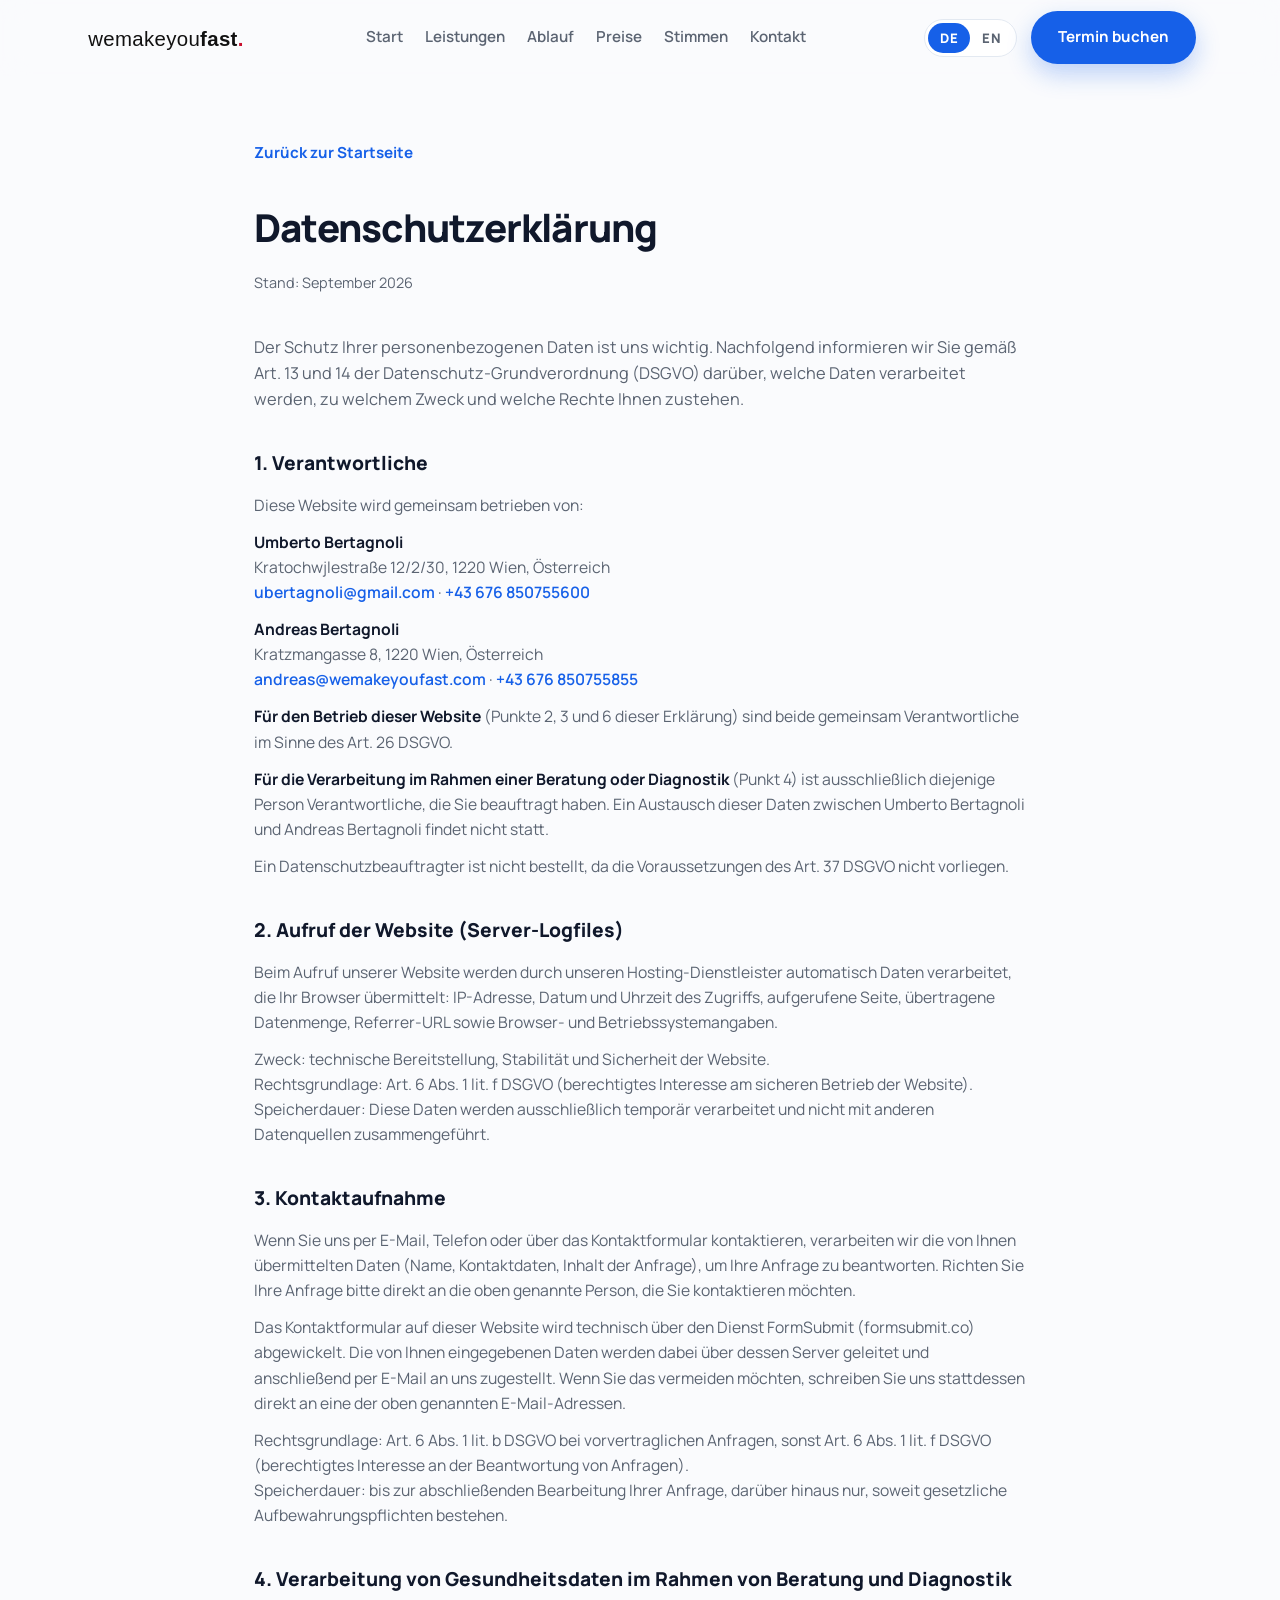
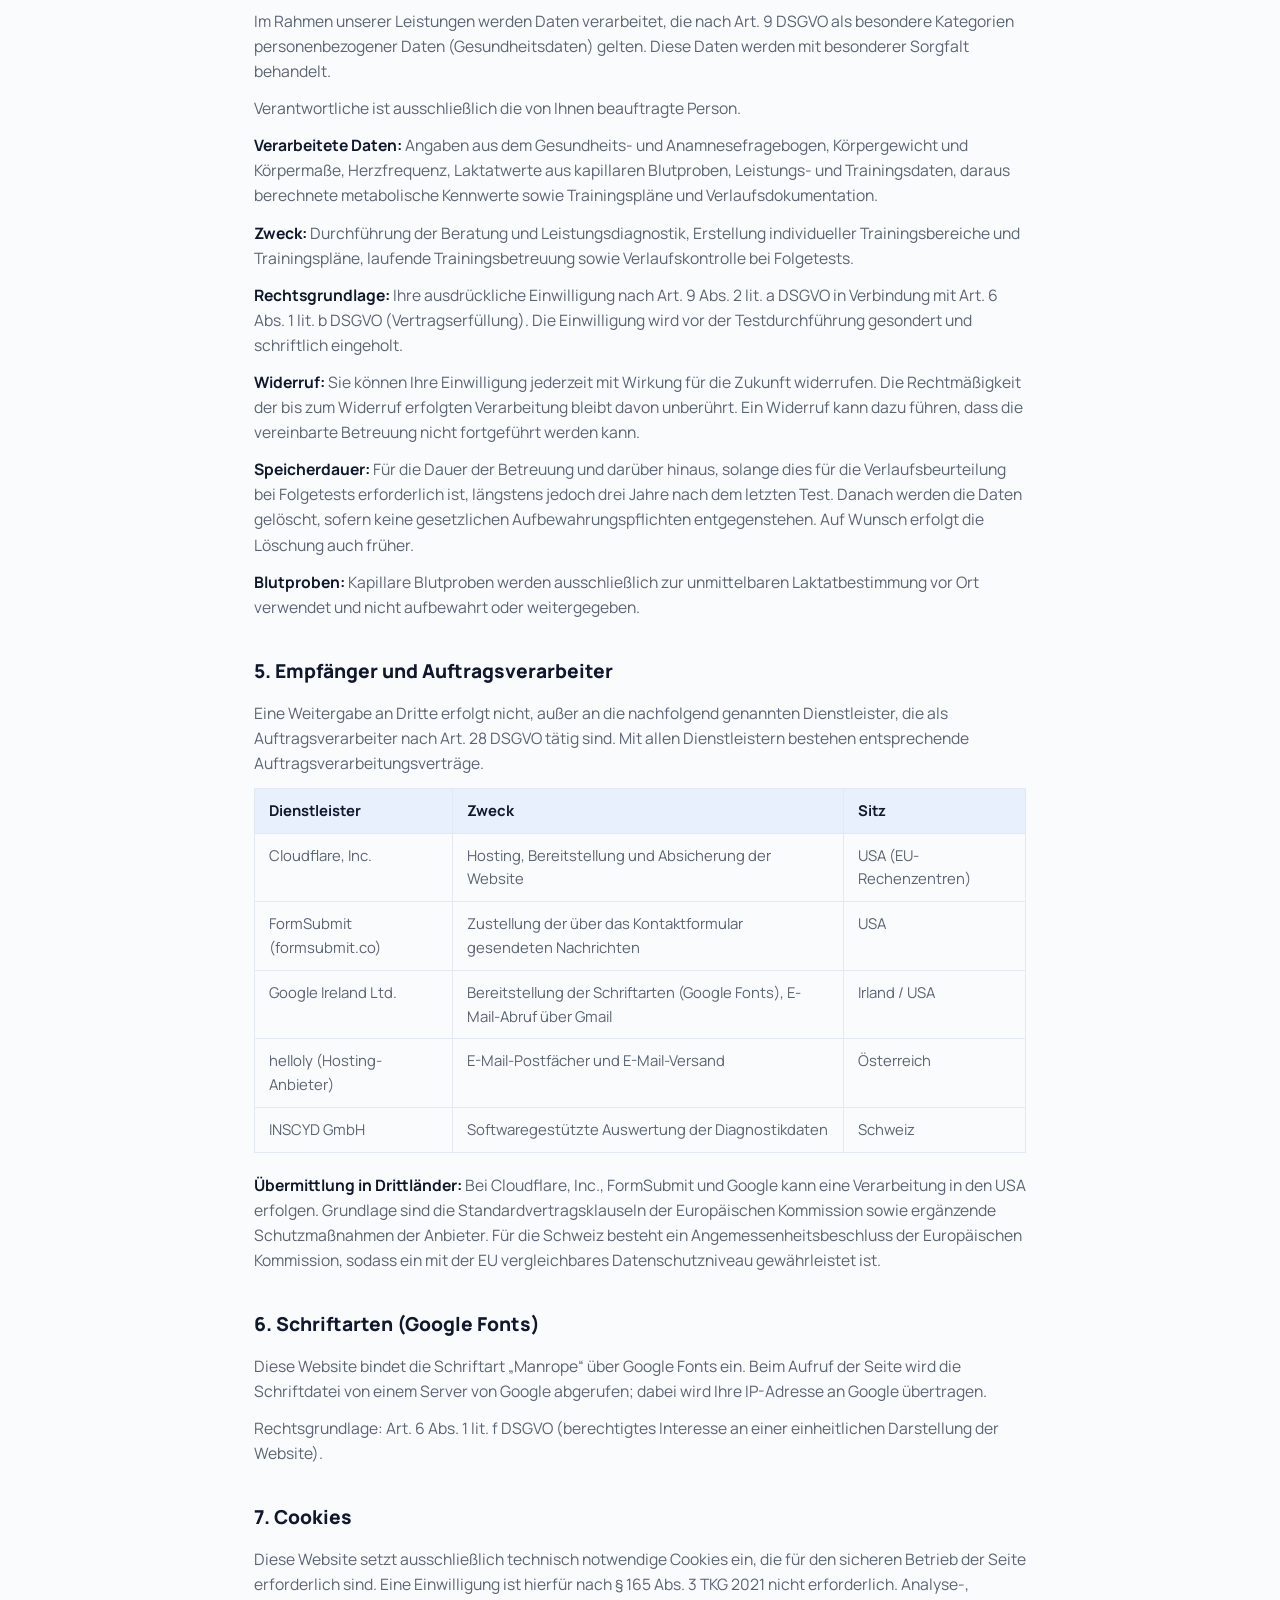
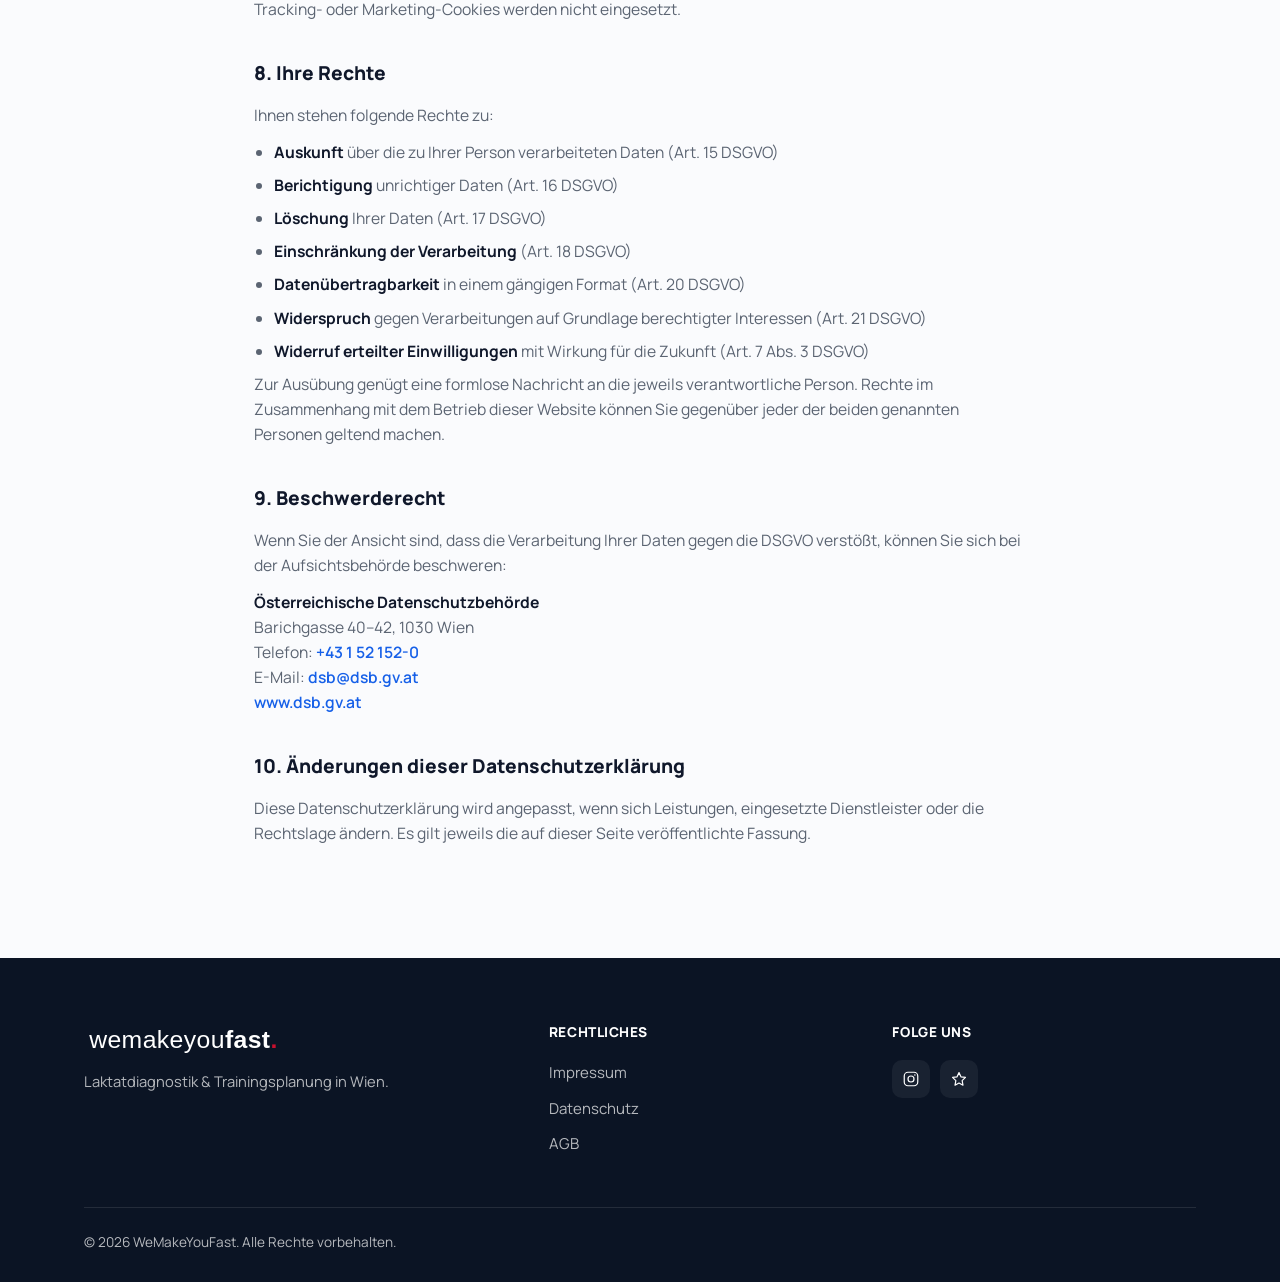
<file: datenschutz.html>
<!DOCTYPE html>
<html lang="de">
<head>
  <meta charset="UTF-8" />
  <meta name="viewport" content="width=device-width, initial-scale=1.0" />
  <title>Datenschutz — WeMakeYouFast</title>
  <link rel="icon" href="data:image/svg+xml,%3Csvg xmlns='http://www.w3.org/2000/svg' viewBox='0 0 100 100'%3E%3Ccircle cx='50' cy='50' r='46' fill='%231660e8'/%3E%3Cpath d='M20 65 L38 45 L52 58 L80 30' stroke='white' stroke-width='7' fill='none' stroke-linecap='round' stroke-linejoin='round'/%3E%3C/svg%3E" />
  <link rel="preconnect" href="https://fonts.googleapis.com" />
  <link rel="preconnect" href="https://fonts.gstatic.com" crossorigin />
  <link href="https://fonts.googleapis.com/css2?family=Manrope:wght@400;500;600;700;800&display=swap" rel="stylesheet" />
  <link rel="stylesheet" href="css/style.css" />
</head>
<body>

  <header class="site-header">
    <div class="container header-inner">
      <a href="index.html" class="logo">
        <img src="img/logo/logo-3-mixed-weight.svg" class="logo-img" data-i18n-alt="brand.logoAlt" alt="WeMakeYouFast — zur Startseite" width="498" height="85" />
      </a>

      <nav class="main-nav" data-main-nav>
        <a href="index.html#home" data-i18n="nav.home">Start</a>
        <a href="index.html#about" data-i18n="nav.about">Leistungen</a>
        <a href="index.html#how" data-i18n="nav.how">Ablauf</a>
        <a href="index.html#pricing" data-i18n="nav.pricing">Preise</a>
        <a href="index.html#testimonials" data-i18n="nav.testimonials">Stimmen</a>
        <a href="index.html#contact" data-i18n="nav.contact">Kontakt</a>
        <a href="index.html#contact" class="btn btn-primary nav-cta" data-i18n="nav.cta">Termin buchen</a>
      </nav>

      <div class="header-actions">
        <div class="lang-toggle" role="group" aria-label="Language selector">
          <button type="button" data-lang-btn="de" class="active">DE</button>
          <button type="button" data-lang-btn="en">EN</button>
        </div>
        <a href="index.html#contact" class="btn btn-primary cta-desktop" data-i18n="nav.cta">Termin buchen</a>
        <button type="button" class="nav-toggle" data-nav-toggle aria-label="Menü öffnen" aria-expanded="false">
          <span></span><span></span><span></span>
        </button>
      </div>
    </div>
  </header>

  <main>
    <section class="legal-page">
      <div class="container">
        <a href="index.html" class="back-link" data-i18n="legal.backToHome">Zurück zur Startseite</a>
        <!-- Hinweis fuer die englische Fassung; im Deutschen leer und per CSS ausgeblendet. -->
        <div class="legal-note" data-i18n="legal.langNote"></div>
        <h1>Datenschutzerklärung</h1>
        <p class="updated">Stand: September 2026</p>
        <p class="legal-intro">Der Schutz Ihrer personenbezogenen Daten ist uns wichtig. Nachfolgend informieren wir Sie gemäß Art. 13 und 14 der Datenschutz-Grundverordnung (DSGVO) darüber, welche Daten verarbeitet werden, zu welchem Zweck und welche Rechte Ihnen zustehen.</p>
        <h2>1. Verantwortliche</h2>
        <p>Diese Website wird gemeinsam betrieben von:</p>
        <p><strong>Umberto Bertagnoli</strong><br>Kratochwjlestraße 12/2/30, 1220 Wien, Österreich<br><a href="mailto:ubertagnoli@gmail.com">ubertagnoli@gmail.com</a> · <a href="tel:+43676850755600">+43 676 850755600</a></p>
        <p><strong>Andreas Bertagnoli</strong><br>Kratzmangasse 8, 1220 Wien, Österreich<br><a href="mailto:andreas@wemakeyoufast.com">andreas@wemakeyoufast.com</a> · <a href="tel:+43676850755855">+43 676 850755855</a></p>
        <p><strong>Für den Betrieb dieser Website</strong> (Punkte 2, 3 und 6 dieser Erklärung) sind beide gemeinsam Verantwortliche im Sinne des Art. 26 DSGVO.</p>
        <p><strong>Für die Verarbeitung im Rahmen einer Beratung oder Diagnostik</strong> (Punkt 4) ist ausschließlich diejenige Person Verantwortliche, die Sie beauftragt haben. Ein Austausch dieser Daten zwischen Umberto Bertagnoli und Andreas Bertagnoli findet nicht statt.</p>
        <p>Ein Datenschutzbeauftragter ist nicht bestellt, da die Voraussetzungen des Art. 37 DSGVO nicht vorliegen.</p>
        <h2>2. Aufruf der Website (Server-Logfiles)</h2>
        <p>Beim Aufruf unserer Website werden durch unseren Hosting-Dienstleister automatisch Daten verarbeitet, die Ihr Browser übermittelt: IP-Adresse, Datum und Uhrzeit des Zugriffs, aufgerufene Seite, übertragene Datenmenge, Referrer-URL sowie Browser- und Betriebssystemangaben.</p>
        <p>Zweck: technische Bereitstellung, Stabilität und Sicherheit der Website.<br>Rechtsgrundlage: Art. 6 Abs. 1 lit. f DSGVO (berechtigtes Interesse am sicheren Betrieb der Website).<br>Speicherdauer: Diese Daten werden ausschließlich temporär verarbeitet und nicht mit anderen Datenquellen zusammengeführt.</p>
        <h2>3. Kontaktaufnahme</h2>
        <p>Wenn Sie uns per E-Mail, Telefon oder über das Kontaktformular kontaktieren, verarbeiten wir die von Ihnen übermittelten Daten (Name, Kontaktdaten, Inhalt der Anfrage), um Ihre Anfrage zu beantworten. Richten Sie Ihre Anfrage bitte direkt an die oben genannte Person, die Sie kontaktieren möchten.</p>
        <p>Das Kontaktformular auf dieser Website wird technisch über den Dienst FormSubmit (formsubmit.co) abgewickelt. Die von Ihnen eingegebenen Daten werden dabei über dessen Server geleitet und anschließend per E-Mail an uns zugestellt. Wenn Sie das vermeiden möchten, schreiben Sie uns stattdessen direkt an eine der oben genannten E-Mail-Adressen.</p>
        <p>Rechtsgrundlage: Art. 6 Abs. 1 lit. b DSGVO bei vorvertraglichen Anfragen, sonst Art. 6 Abs. 1 lit. f DSGVO (berechtigtes Interesse an der Beantwortung von Anfragen).<br>Speicherdauer: bis zur abschließenden Bearbeitung Ihrer Anfrage, darüber hinaus nur, soweit gesetzliche Aufbewahrungspflichten bestehen.</p>
        <h2>4. Verarbeitung von Gesundheitsdaten im Rahmen von Beratung und Diagnostik</h2>
        <p>Im Rahmen unserer Leistungen werden Daten verarbeitet, die nach Art. 9 DSGVO als besondere Kategorien personenbezogener Daten (Gesundheitsdaten) gelten. Diese Daten werden mit besonderer Sorgfalt behandelt.</p>
        <p>Verantwortliche ist ausschließlich die von Ihnen beauftragte Person.</p>
        <p><strong>Verarbeitete Daten:</strong> Angaben aus dem Gesundheits- und Anamnesefragebogen, Körpergewicht und Körpermaße, Herzfrequenz, Laktatwerte aus kapillaren Blutproben, Leistungs- und Trainingsdaten, daraus berechnete metabolische Kennwerte sowie Trainingspläne und Verlaufsdokumentation.</p>
        <p><strong>Zweck:</strong> Durchführung der Beratung und Leistungsdiagnostik, Erstellung individueller Trainingsbereiche und Trainingspläne, laufende Trainingsbetreuung sowie Verlaufskontrolle bei Folgetests.</p>
        <p><strong>Rechtsgrundlage:</strong> Ihre ausdrückliche Einwilligung nach Art. 9 Abs. 2 lit. a DSGVO in Verbindung mit Art. 6 Abs. 1 lit. b DSGVO (Vertragserfüllung). Die Einwilligung wird vor der Testdurchführung gesondert und schriftlich eingeholt.</p>
        <p><strong>Widerruf:</strong> Sie können Ihre Einwilligung jederzeit mit Wirkung für die Zukunft widerrufen. Die Rechtmäßigkeit der bis zum Widerruf erfolgten Verarbeitung bleibt davon unberührt. Ein Widerruf kann dazu führen, dass die vereinbarte Betreuung nicht fortgeführt werden kann.</p>
        <p><strong>Speicherdauer:</strong> Für die Dauer der Betreuung und darüber hinaus, solange dies für die Verlaufsbeurteilung bei Folgetests erforderlich ist, längstens jedoch drei Jahre nach dem letzten Test. Danach werden die Daten gelöscht, sofern keine gesetzlichen Aufbewahrungspflichten entgegenstehen. Auf Wunsch erfolgt die Löschung auch früher.</p>
        <p><strong>Blutproben:</strong> Kapillare Blutproben werden ausschließlich zur unmittelbaren Laktatbestimmung vor Ort verwendet und nicht aufbewahrt oder weitergegeben.</p>
        <h2>5. Empfänger und Auftragsverarbeiter</h2>
        <p>Eine Weitergabe an Dritte erfolgt nicht, außer an die nachfolgend genannten Dienstleister, die als Auftragsverarbeiter nach Art. 28 DSGVO tätig sind. Mit allen Dienstleistern bestehen entsprechende Auftragsverarbeitungsverträge.</p>
        <div class="legal-table-wrap">
<table class="legal-table">
<thead><tr>
<th>Dienstleister</th>
<th>Zweck</th>
<th>Sitz</th>
</tr></thead>
<tbody>
<tr><td>Cloudflare, Inc.</td><td>Hosting, Bereitstellung und Absicherung der Website</td><td>USA (EU-Rechenzentren)</td></tr>
<tr><td>FormSubmit (formsubmit.co)</td><td>Zustellung der über das Kontaktformular gesendeten Nachrichten</td><td>USA</td></tr>
<tr><td>Google Ireland Ltd.</td><td>Bereitstellung der Schriftarten (Google Fonts), E-Mail-Abruf über Gmail</td><td>Irland / USA</td></tr>
<tr><td>helloly (Hosting-Anbieter)</td><td>E-Mail-Postfächer und E-Mail-Versand</td><td>Österreich</td></tr>
<tr><td>INSCYD GmbH</td><td>Softwaregestützte Auswertung der Diagnostikdaten</td><td>Schweiz</td></tr>
</tbody>
</table>
</div>
        <p><strong>Übermittlung in Drittländer:</strong> Bei Cloudflare, Inc., FormSubmit und Google kann eine Verarbeitung in den USA erfolgen. Grundlage sind die Standardvertragsklauseln der Europäischen Kommission sowie ergänzende Schutzmaßnahmen der Anbieter. Für die Schweiz besteht ein Angemessenheitsbeschluss der Europäischen Kommission, sodass ein mit der EU vergleichbares Datenschutzniveau gewährleistet ist.</p>
        <h2>6. Schriftarten (Google Fonts)</h2>
        <p>Diese Website bindet die Schriftart „Manrope“ über Google Fonts ein. Beim Aufruf der Seite wird die Schriftdatei von einem Server von Google abgerufen; dabei wird Ihre IP-Adresse an Google übertragen.</p>
        <p>Rechtsgrundlage: Art. 6 Abs. 1 lit. f DSGVO (berechtigtes Interesse an einer einheitlichen Darstellung der Website).</p>
        <h2>7. Cookies</h2>
        <p>Diese Website setzt ausschließlich technisch notwendige Cookies ein, die für den sicheren Betrieb der Seite erforderlich sind. Eine Einwilligung ist hierfür nach § 165 Abs. 3 TKG 2021 nicht erforderlich. Analyse-, Tracking- oder Marketing-Cookies werden nicht eingesetzt.</p>
        <h2>8. Ihre Rechte</h2>
        <p>Ihnen stehen folgende Rechte zu:</p>
        <ul><li><strong>Auskunft</strong> über die zu Ihrer Person verarbeiteten Daten (Art. 15 DSGVO)</li><li><strong>Berichtigung</strong> unrichtiger Daten (Art. 16 DSGVO)</li><li><strong>Löschung</strong> Ihrer Daten (Art. 17 DSGVO)</li><li><strong>Einschränkung der Verarbeitung</strong> (Art. 18 DSGVO)</li><li><strong>Datenübertragbarkeit</strong> in einem gängigen Format (Art. 20 DSGVO)</li><li><strong>Widerspruch</strong> gegen Verarbeitungen auf Grundlage berechtigter Interessen (Art. 21 DSGVO)</li><li><strong>Widerruf erteilter Einwilligungen</strong> mit Wirkung für die Zukunft (Art. 7 Abs. 3 DSGVO)</li></ul>
        <p>Zur Ausübung genügt eine formlose Nachricht an die jeweils verantwortliche Person. Rechte im Zusammenhang mit dem Betrieb dieser Website können Sie gegenüber jeder der beiden genannten Personen geltend machen.</p>
        <h2>9. Beschwerderecht</h2>
        <p>Wenn Sie der Ansicht sind, dass die Verarbeitung Ihrer Daten gegen die DSGVO verstößt, können Sie sich bei der Aufsichtsbehörde beschweren:</p>
        <p><strong>Österreichische Datenschutzbehörde</strong><br>Barichgasse 40–42, 1030 Wien<br>Telefon: <a href="tel:+431521520">+43 1 52 152-0</a><br>E-Mail: <a href="mailto:dsb@dsb.gv.at">dsb@dsb.gv.at</a><br><a href="https://www.dsb.gv.at" target="_blank" rel="noopener">www.dsb.gv.at</a></p>
        <h2>10. Änderungen dieser Datenschutzerklärung</h2>
        <p>Diese Datenschutzerklärung wird angepasst, wenn sich Leistungen, eingesetzte Dienstleister oder die Rechtslage ändern. Es gilt jeweils die auf dieser Seite veröffentlichte Fassung.</p>
      </div>
    </section>
  </main>

  <footer class="site-footer">
    <div class="container">
      <div class="footer-grid">
        <div class="footer-brand">
          <a href="index.html" class="logo">
            <img src="img/logo/logo-white.svg" class="logo-img" data-i18n-alt="brand.logoAlt" alt="WeMakeYouFast — zur Startseite" width="498" height="85" />
          </a>
          <p data-i18n="footer.tagline">Laktatdiagnostik & Trainingsplanung in Wien.</p>
        </div>
        <div class="footer-col">
          <h4 data-i18n="footer.linksTitle">Rechtliches</h4>
          <ul>
            <li><a href="impressum.html" data-i18n="footer.impressum">Impressum</a></li>
            <li><a href="datenschutz.html" data-i18n="footer.datenschutz">Datenschutz</a></li>
            <li><a href="agb.html" data-i18n="footer.agb">AGB</a></li>
          </ul>
        </div>
        <div class="footer-col">
          <h4 data-i18n="footer.socialTitle">Folge uns</h4>
          <div class="footer-social">
            <a href="https://www.instagram.com/wemakeyoufast" target="_blank" rel="noopener" aria-label="Instagram">
              <svg width="18" height="18" viewBox="0 0 24 24" fill="none" xmlns="http://www.w3.org/2000/svg"><rect x="3" y="3" width="18" height="18" rx="5" stroke="white" stroke-width="1.6"/><circle cx="12" cy="12" r="4" stroke="white" stroke-width="1.6"/><circle cx="17.2" cy="6.8" r="1" fill="white"/></svg>
            </a>
            <a href="https://de.trustpilot.com/review/wemakeyoufast.com" target="_blank" rel="noopener" aria-label="Trustpilot">
              <svg width="18" height="18" viewBox="0 0 24 24" fill="none" xmlns="http://www.w3.org/2000/svg"><path d="M12 3.5l2.6 5.6 6 .8-4.4 4.3 1.1 6.1L12 17.4 6.7 20.3l1.1-6.1L3.4 9.9l6-.8z" stroke="white" stroke-width="1.6" stroke-linejoin="round"/></svg>
            </a>
          </div>
        </div>
      </div>
      <div class="footer-bottom">
        <span>© <span data-year>2026</span> WeMakeYouFast. <span data-i18n="footer.rights">Alle Rechte vorbehalten.</span></span>
      </div>
    </div>
  </footer>

  <script src="js/i18n.js"></script>
  <script src="js/main.js"></script>
</body>
</html>
</file>
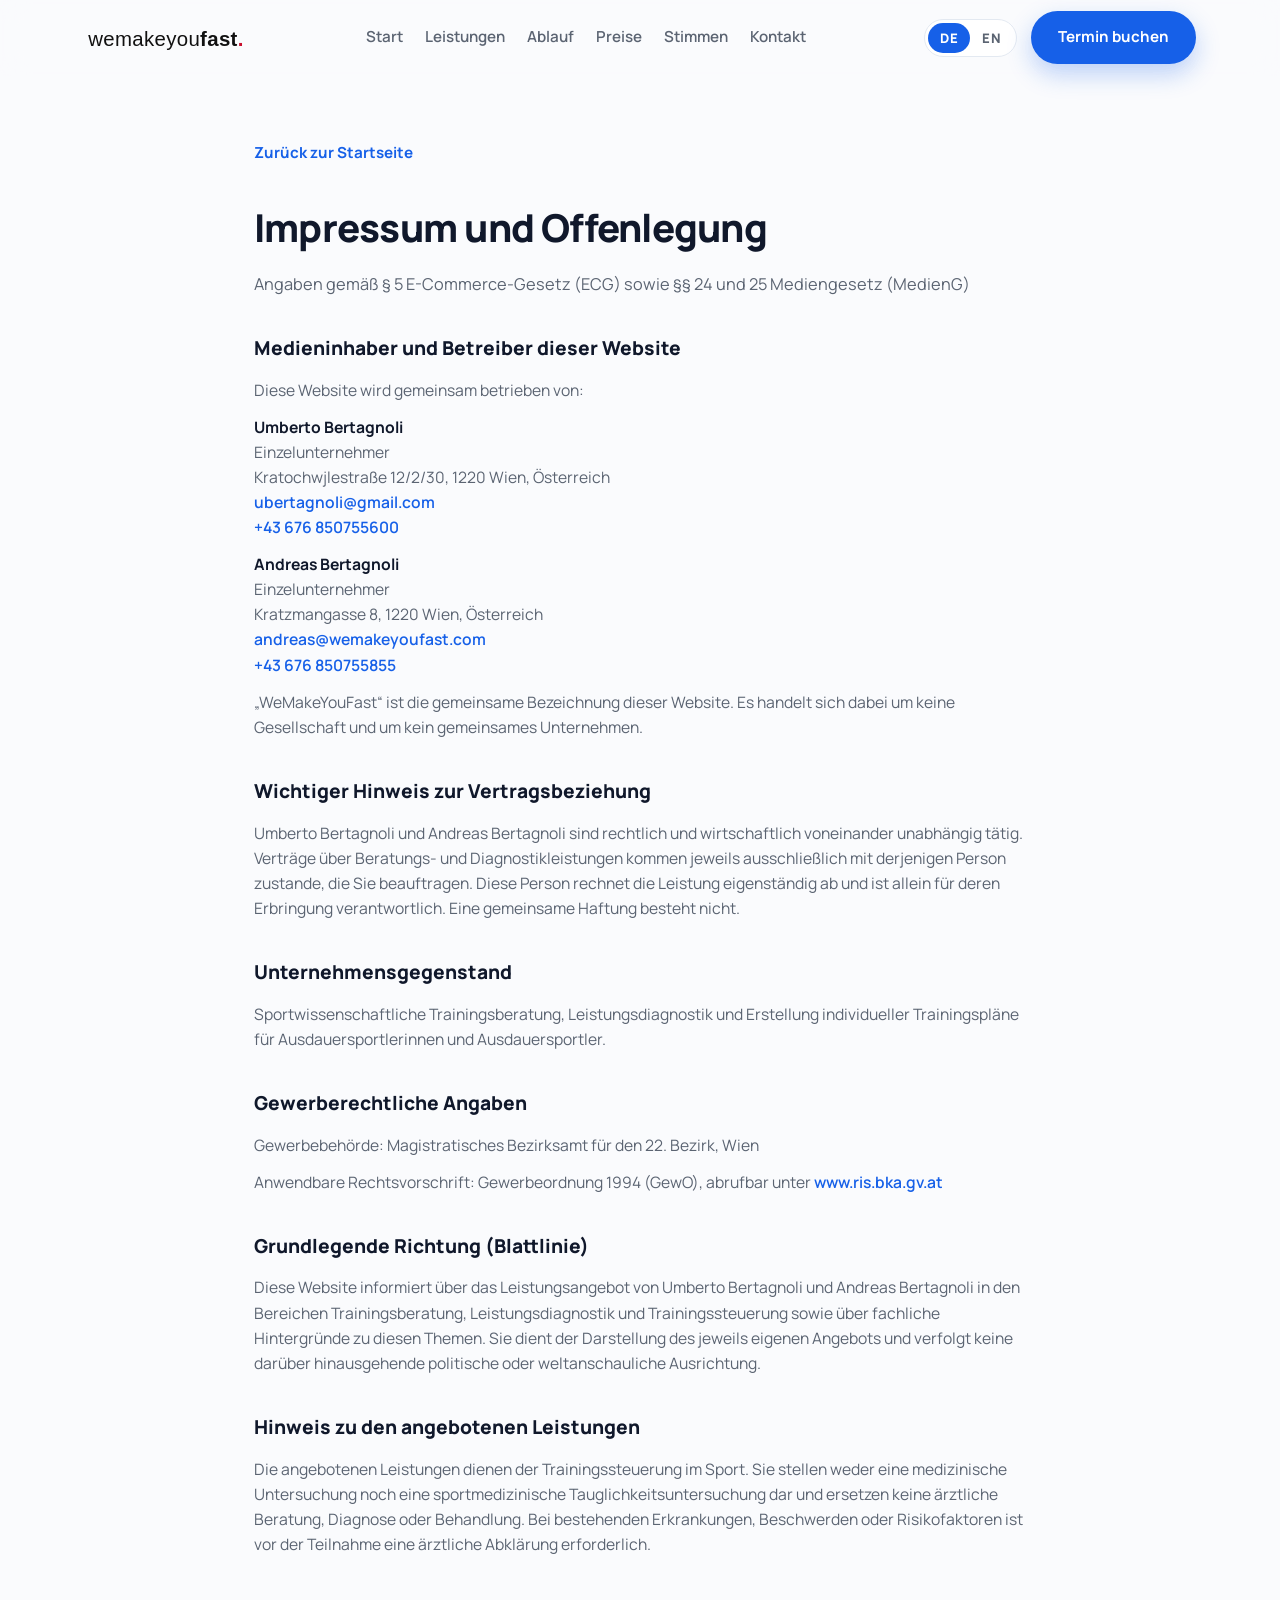
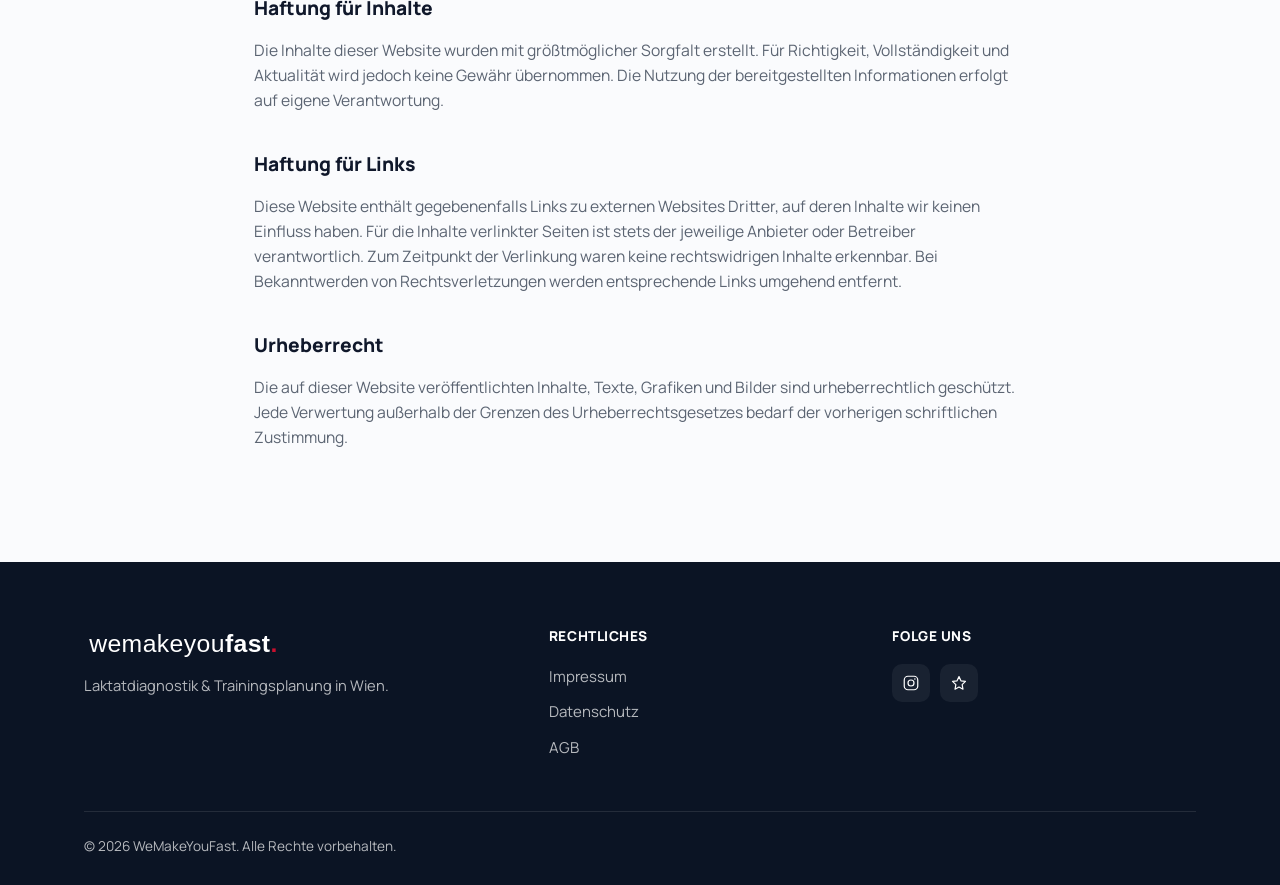
<file: impressum.html>
<!DOCTYPE html>
<html lang="de">
<head>
  <meta charset="UTF-8" />
  <meta name="viewport" content="width=device-width, initial-scale=1.0" />
  <title>Impressum — WeMakeYouFast</title>
  <link rel="icon" href="data:image/svg+xml,%3Csvg xmlns='http://www.w3.org/2000/svg' viewBox='0 0 100 100'%3E%3Ccircle cx='50' cy='50' r='46' fill='%231660e8'/%3E%3Cpath d='M20 65 L38 45 L52 58 L80 30' stroke='white' stroke-width='7' fill='none' stroke-linecap='round' stroke-linejoin='round'/%3E%3C/svg%3E" />
  <link rel="preconnect" href="https://fonts.googleapis.com" />
  <link rel="preconnect" href="https://fonts.gstatic.com" crossorigin />
  <link href="https://fonts.googleapis.com/css2?family=Manrope:wght@400;500;600;700;800&display=swap" rel="stylesheet" />
  <link rel="stylesheet" href="css/style.css" />
</head>
<body>

  <header class="site-header">
    <div class="container header-inner">
      <a href="index.html" class="logo">
        <img src="img/logo/logo-3-mixed-weight.svg" class="logo-img" data-i18n-alt="brand.logoAlt" alt="WeMakeYouFast — zur Startseite" width="498" height="85" />
      </a>

      <nav class="main-nav" data-main-nav>
        <a href="index.html#home" data-i18n="nav.home">Start</a>
        <a href="index.html#about" data-i18n="nav.about">Leistungen</a>
        <a href="index.html#how" data-i18n="nav.how">Ablauf</a>
        <a href="index.html#pricing" data-i18n="nav.pricing">Preise</a>
        <a href="index.html#testimonials" data-i18n="nav.testimonials">Stimmen</a>
        <a href="index.html#contact" data-i18n="nav.contact">Kontakt</a>
        <a href="index.html#contact" class="btn btn-primary nav-cta" data-i18n="nav.cta">Termin buchen</a>
      </nav>

      <div class="header-actions">
        <div class="lang-toggle" role="group" aria-label="Language selector">
          <button type="button" data-lang-btn="de" class="active">DE</button>
          <button type="button" data-lang-btn="en">EN</button>
        </div>
        <a href="index.html#contact" class="btn btn-primary cta-desktop" data-i18n="nav.cta">Termin buchen</a>
        <button type="button" class="nav-toggle" data-nav-toggle aria-label="Menü öffnen" aria-expanded="false">
          <span></span><span></span><span></span>
        </button>
      </div>
    </div>
  </header>

  <main>
    <section class="legal-page">
      <div class="container">
        <a href="index.html" class="back-link" data-i18n="legal.backToHome">Zurück zur Startseite</a>
        <!-- Hinweis fuer die englische Fassung; im Deutschen leer und per CSS ausgeblendet. -->
        <div class="legal-note" data-i18n="legal.langNote"></div>
        <h1>Impressum und Offenlegung</h1>
        <p class="legal-intro">Angaben gemäß § 5 E-Commerce-Gesetz (ECG) sowie §§ 24 und 25 Mediengesetz (MedienG)</p>
        <h2>Medieninhaber und Betreiber dieser Website</h2>
        <p>Diese Website wird gemeinsam betrieben von:</p>
        <p><strong>Umberto Bertagnoli</strong><br>Einzelunternehmer<br>Kratochwjlestraße 12/2/30, 1220 Wien, Österreich<br><a href="mailto:ubertagnoli@gmail.com">ubertagnoli@gmail.com</a><br><a href="tel:+43676850755600">+43 676 850755600</a></p>
        <p><strong>Andreas Bertagnoli</strong><br>Einzelunternehmer<br>Kratzmangasse 8, 1220 Wien, Österreich<br><a href="mailto:andreas@wemakeyoufast.com">andreas@wemakeyoufast.com</a><br><a href="tel:+43676850755855">+43 676 850755855</a></p>
        <p>„WeMakeYouFast“ ist die gemeinsame Bezeichnung dieser Website. Es handelt sich dabei um keine Gesellschaft und um kein gemeinsames Unternehmen.</p>
        <h2>Wichtiger Hinweis zur Vertragsbeziehung</h2>
        <p>Umberto Bertagnoli und Andreas Bertagnoli sind rechtlich und wirtschaftlich voneinander unabhängig tätig. Verträge über Beratungs- und Diagnostikleistungen kommen jeweils ausschließlich mit derjenigen Person zustande, die Sie beauftragen. Diese Person rechnet die Leistung eigenständig ab und ist allein für deren Erbringung verantwortlich. Eine gemeinsame Haftung besteht nicht.</p>
        <h2>Unternehmensgegenstand</h2>
        <p>Sportwissenschaftliche Trainingsberatung, Leistungsdiagnostik und Erstellung individueller Trainingspläne für Ausdauersportlerinnen und Ausdauersportler.</p>
        <h2>Gewerberechtliche Angaben</h2>
        <p>Gewerbebehörde: Magistratisches Bezirksamt für den 22. Bezirk, Wien</p>
        <p>Anwendbare Rechtsvorschrift: Gewerbeordnung 1994 (GewO), abrufbar unter <a href="https://www.ris.bka.gv.at" target="_blank" rel="noopener">www.ris.bka.gv.at</a></p>
        <h2>Grundlegende Richtung (Blattlinie)</h2>
        <p>Diese Website informiert über das Leistungsangebot von Umberto Bertagnoli und Andreas Bertagnoli in den Bereichen Trainingsberatung, Leistungsdiagnostik und Trainingssteuerung sowie über fachliche Hintergründe zu diesen Themen. Sie dient der Darstellung des jeweils eigenen Angebots und verfolgt keine darüber hinausgehende politische oder weltanschauliche Ausrichtung.</p>
        <h2>Hinweis zu den angebotenen Leistungen</h2>
        <p>Die angebotenen Leistungen dienen der Trainingssteuerung im Sport. Sie stellen weder eine medizinische Untersuchung noch eine sportmedizinische Tauglichkeitsuntersuchung dar und ersetzen keine ärztliche Beratung, Diagnose oder Behandlung. Bei bestehenden Erkrankungen, Beschwerden oder Risikofaktoren ist vor der Teilnahme eine ärztliche Abklärung erforderlich.</p>
        <h2>Haftung für Inhalte</h2>
        <p>Die Inhalte dieser Website wurden mit größtmöglicher Sorgfalt erstellt. Für Richtigkeit, Vollständigkeit und Aktualität wird jedoch keine Gewähr übernommen. Die Nutzung der bereitgestellten Informationen erfolgt auf eigene Verantwortung.</p>
        <h2>Haftung für Links</h2>
        <p>Diese Website enthält gegebenenfalls Links zu externen Websites Dritter, auf deren Inhalte wir keinen Einfluss haben. Für die Inhalte verlinkter Seiten ist stets der jeweilige Anbieter oder Betreiber verantwortlich. Zum Zeitpunkt der Verlinkung waren keine rechtswidrigen Inhalte erkennbar. Bei Bekanntwerden von Rechtsverletzungen werden entsprechende Links umgehend entfernt.</p>
        <h2>Urheberrecht</h2>
        <p>Die auf dieser Website veröffentlichten Inhalte, Texte, Grafiken und Bilder sind urheberrechtlich geschützt. Jede Verwertung außerhalb der Grenzen des Urheberrechtsgesetzes bedarf der vorherigen schriftlichen Zustimmung.</p>
      </div>
    </section>
  </main>

  <footer class="site-footer">
    <div class="container">
      <div class="footer-grid">
        <div class="footer-brand">
          <a href="index.html" class="logo">
            <img src="img/logo/logo-white.svg" class="logo-img" data-i18n-alt="brand.logoAlt" alt="WeMakeYouFast — zur Startseite" width="498" height="85" />
          </a>
          <p data-i18n="footer.tagline">Laktatdiagnostik & Trainingsplanung in Wien.</p>
        </div>
        <div class="footer-col">
          <h4 data-i18n="footer.linksTitle">Rechtliches</h4>
          <ul>
            <li><a href="impressum.html" data-i18n="footer.impressum">Impressum</a></li>
            <li><a href="datenschutz.html" data-i18n="footer.datenschutz">Datenschutz</a></li>
            <li><a href="agb.html" data-i18n="footer.agb">AGB</a></li>
          </ul>
        </div>
        <div class="footer-col">
          <h4 data-i18n="footer.socialTitle">Folge uns</h4>
          <div class="footer-social">
            <a href="https://www.instagram.com/wemakeyoufast" target="_blank" rel="noopener" aria-label="Instagram">
              <svg width="18" height="18" viewBox="0 0 24 24" fill="none" xmlns="http://www.w3.org/2000/svg"><rect x="3" y="3" width="18" height="18" rx="5" stroke="white" stroke-width="1.6"/><circle cx="12" cy="12" r="4" stroke="white" stroke-width="1.6"/><circle cx="17.2" cy="6.8" r="1" fill="white"/></svg>
            </a>
            <a href="https://de.trustpilot.com/review/wemakeyoufast.com" target="_blank" rel="noopener" aria-label="Trustpilot">
              <svg width="18" height="18" viewBox="0 0 24 24" fill="none" xmlns="http://www.w3.org/2000/svg"><path d="M12 3.5l2.6 5.6 6 .8-4.4 4.3 1.1 6.1L12 17.4 6.7 20.3l1.1-6.1L3.4 9.9l6-.8z" stroke="white" stroke-width="1.6" stroke-linejoin="round"/></svg>
            </a>
          </div>
        </div>
      </div>
      <div class="footer-bottom">
        <span>© <span data-year>2026</span> WeMakeYouFast. <span data-i18n="footer.rights">Alle Rechte vorbehalten.</span></span>
      </div>
    </div>
  </footer>

  <script src="js/i18n.js"></script>
  <script src="js/main.js"></script>
</body>
</html>
</file>
<file: css/style.css>
/* ============ WeMakeYouFast — stylesheet ============ */

:root {
  --color-bg: #fafbfd;
  --color-bg-alt: #f0f5fb;
  --color-surface: #ffffff;
  --color-text: #10182b;
  --color-text-muted: #5b6472;
  --color-border: #e3e9f1;
  --color-accent: #1660e8;
  --color-accent-dark: #0d3f9e;
  --color-accent-light: #e8f0fe;
  --color-dark: #0b1424;
  --color-dark-alt: #131f36;
  --font-sans: "Manrope", system-ui, -apple-system, "Segoe UI", Roboto, sans-serif;
  --radius-sm: 10px;
  --radius-md: 16px;
  --radius-lg: 24px;
  --shadow-sm: 0 1px 2px rgba(16, 24, 40, 0.06);
  --shadow-md: 0 10px 28px rgba(16, 24, 40, 0.08);
  --shadow-lg: 0 24px 56px rgba(16, 24, 40, 0.14);
  --container-width: 1160px;
  --header-height: 76px;
}

* {
  box-sizing: border-box;
}

html {
  scroll-behavior: smooth;
  scroll-padding-top: calc(var(--header-height) + 12px);
}

body {
  margin: 0;
  font-family: var(--font-sans);
  color: var(--color-text);
  background: var(--color-bg);
  line-height: 1.6;
  -webkit-font-smoothing: antialiased;
}

img,
svg {
  display: block;
  max-width: 100%;
}

a {
  color: inherit;
}

ul {
  margin: 0;
  padding: 0;
  list-style: none;
}

h1, h2, h3, h4, p {
  margin: 0;
}

button {
  font-family: inherit;
  cursor: pointer;
}

.container {
  width: 100%;
  max-width: var(--container-width);
  margin: 0 auto;
  padding: 0 24px;
}

.eyebrow {
  display: inline-block;
  font-size: 0.8rem;
  font-weight: 700;
  letter-spacing: 0.08em;
  text-transform: uppercase;
  color: var(--color-accent);
  margin-bottom: 14px;
}

section {
  padding: 96px 0;
}

.section-head {
  max-width: 640px;
  margin: 0 0 56px;
}

.section-head.center {
  margin-left: auto;
  margin-right: auto;
  text-align: center;
}

.section-head h2 {
  font-size: clamp(1.7rem, 3vw, 2.35rem);
  font-weight: 800;
  letter-spacing: -0.02em;
  margin-bottom: 14px;
}

.section-head p {
  color: var(--color-text-muted);
  font-size: 1.05rem;
}

/* ---------- Buttons ---------- */

.btn {
  display: inline-flex;
  align-items: center;
  justify-content: center;
  gap: 8px;
  padding: 13px 26px;
  border-radius: 999px;
  font-weight: 700;
  font-size: 0.95rem;
  text-decoration: none;
  border: 1px solid transparent;
  transition: transform 0.18s ease, box-shadow 0.18s ease, background 0.18s ease, color 0.18s ease;
  white-space: nowrap;
}

.btn-primary {
  background: var(--color-accent);
  color: #fff;
  box-shadow: 0 10px 24px rgba(22, 96, 232, 0.28);
}

.btn-primary:hover {
  background: var(--color-accent-dark);
  transform: translateY(-1px);
  box-shadow: 0 14px 30px rgba(22, 96, 232, 0.34);
}

.btn-ghost {
  background: transparent;
  color: var(--color-text);
  border-color: var(--color-border);
}

.btn-ghost:hover {
  border-color: var(--color-accent);
  color: var(--color-accent);
}

.btn-block {
  width: 100%;
}

/* ---------- Header ---------- */

.site-header {
  position: fixed;
  top: 0;
  left: 0;
  right: 0;
  z-index: 100;
  height: var(--header-height);
  display: flex;
  align-items: center;
  background: rgba(250, 251, 253, 0.82);
  backdrop-filter: saturate(180%) blur(14px);
  border-bottom: 1px solid transparent;
  transition: border-color 0.2s ease, box-shadow 0.2s ease;
}

.site-header.scrolled {
  border-bottom-color: var(--color-border);
  box-shadow: 0 4px 20px rgba(16, 24, 40, 0.04);
}

.header-inner {
  display: flex;
  align-items: center;
  justify-content: space-between;
  gap: 20px;
  width: 100%;
}

.logo {
  display: flex;
  align-items: center;
  flex-shrink: 0;
  text-decoration: none;
  color: var(--color-text);
}

.logo-img {
  height: 28px;
  width: auto;
  flex-shrink: 0;
}

.main-nav {
  display: flex;
  align-items: center;
  gap: 2px;
}

.main-nav a {
  display: block;
  padding: 10px 10px;
  border-radius: 999px;
  font-size: 0.95rem;
  font-weight: 600;
  white-space: nowrap;
  text-decoration: none;
  color: var(--color-text-muted);
  transition: background 0.15s ease, color 0.15s ease;
}

.main-nav a:hover {
  color: var(--color-text);
  background: var(--color-bg-alt);
}

.header-actions {
  display: flex;
  align-items: center;
  gap: 14px;
}

.lang-toggle {
  display: flex;
  align-items: center;
  border: 1px solid var(--color-border);
  border-radius: 999px;
  padding: 3px;
  background: var(--color-surface);
}

.lang-toggle button {
  border: none;
  background: transparent;
  padding: 6px 12px;
  border-radius: 999px;
  font-size: 0.82rem;
  font-weight: 800;
  letter-spacing: 0.03em;
  color: var(--color-text-muted);
  transition: background 0.15s ease, color 0.15s ease;
}

.lang-toggle button.active {
  background: var(--color-accent);
  color: #fff;
}

.main-nav .nav-cta {
  display: none;
}

.nav-toggle {
  display: none;
  flex-direction: column;
  gap: 5px;
  border: none;
  background: transparent;
  padding: 8px;
}

.nav-toggle span {
  width: 22px;
  height: 2px;
  background: var(--color-text);
  border-radius: 2px;
  transition: transform 0.2s ease, opacity 0.2s ease;
}

.nav-toggle.open span:nth-child(1) {
  transform: translateY(7px) rotate(45deg);
}
.nav-toggle.open span:nth-child(2) {
  opacity: 0;
}
.nav-toggle.open span:nth-child(3) {
  transform: translateY(-7px) rotate(-45deg);
}

/* ---------- Hero ---------- */

.hero {
  position: relative;
  padding: calc(var(--header-height) + 80px) 0 100px;
  overflow: hidden;
}

.hero-bg {
  position: absolute;
  inset: 0;
  z-index: -1;
  background: radial-gradient(60% 55% at 78% 12%, var(--color-accent-light) 0%, rgba(232, 240, 254, 0) 70%),
    var(--color-bg);
}

.hero-bg .blob {
  position: absolute;
  border-radius: 50%;
  filter: blur(60px);
  opacity: 0.5;
}

.hero-bg .blob-1 {
  width: 420px;
  height: 420px;
  top: -140px;
  right: -100px;
  background: linear-gradient(135deg, var(--color-accent), #6fb1ff);
  opacity: 0.28;
}

.hero-bg .blob-2 {
  width: 300px;
  height: 300px;
  bottom: -100px;
  left: -80px;
  background: linear-gradient(135deg, #6fb1ff, var(--color-accent));
  opacity: 0.16;
}

.hero-grid {
  display: grid;
  grid-template-columns: 1.1fr 0.9fr;
  gap: 56px;
  align-items: center;
}

.hero-title {
  font-size: clamp(2.1rem, 4.4vw, 3.4rem);
  font-weight: 800;
  letter-spacing: -0.03em;
  line-height: 1.12;
  margin-bottom: 22px;
}

.hero-subtitle {
  font-size: 1.15rem;
  color: var(--color-text-muted);
  max-width: 520px;
  margin-bottom: 34px;
}

.hero-actions {
  display: flex;
  flex-wrap: wrap;
  gap: 14px;
  margin-bottom: 42px;
}

.hero-chips {
  display: flex;
  flex-wrap: wrap;
  gap: 12px;
}

.chip {
  display: inline-flex;
  align-items: center;
  gap: 8px;
  padding: 9px 16px;
  border-radius: 999px;
  background: var(--color-surface);
  border: 1px solid var(--color-border);
  font-size: 0.85rem;
  font-weight: 600;
  color: var(--color-text-muted);
  box-shadow: var(--shadow-sm);
}

.chip::before {
  content: "";
  width: 7px;
  height: 7px;
  border-radius: 50%;
  background: var(--color-accent);
  flex-shrink: 0;
}

.hero-visual {
  position: relative;
  aspect-ratio: 1 / 1;
  border-radius: var(--radius-lg);
  background: linear-gradient(155deg, var(--color-dark) 0%, var(--color-accent-dark) 100%);
  box-shadow: var(--shadow-lg);
  overflow: hidden;
  display: flex;
  align-items: center;
  justify-content: center;
}

.hero-visual img {
  width: 100%;
  height: 100%;
  object-fit: cover;
}

/* ---------- About ---------- */

.about-intro {
  font-size: 1.08rem;
  color: var(--color-text-muted);
  max-width: 760px;
}

.about-intro-secondary {
  margin-top: 16px;
  font-size: 0.98rem;
}

/* Gesundheitshinweis — soll auffallen, ohne wie eine Warnmeldung zu wirken:
   linke Akzentkante statt Rotton, Textfarbe wie der uebrige Fliesstext. */
.health-notice {
  display: flex;
  gap: 14px;
  align-items: flex-start;
  max-width: 760px;
  margin-top: 28px;
  padding: 18px 22px;
  border: 1px solid var(--color-border);
  border-left: 4px solid var(--color-accent);
  border-radius: var(--radius-sm);
  background: var(--color-surface);
  box-shadow: var(--shadow-sm);
}

.health-notice-icon {
  flex: 0 0 auto;
  margin-top: 2px;
  color: var(--color-accent);
}

.health-notice h3 {
  margin: 0 0 4px;
  font-size: 0.95rem;
  font-weight: 700;
  letter-spacing: 0.01em;
}

.health-notice p {
  margin: 0;
  font-size: 0.95rem;
  color: var(--color-text-muted);
}

/* ---------- How it works ---------- */

.how {
  background: var(--color-bg-alt);
}

.steps {
  display: grid;
  grid-template-columns: repeat(4, 1fr);
  gap: 24px;
}

.step-card {
  position: relative;
  display: flex;
  flex-direction: column;
  background: var(--color-surface);
  border: 1px solid var(--color-border);
  border-radius: var(--radius-md);
  overflow: hidden;
}

.step-media {
  aspect-ratio: 3 / 2;
  background: var(--color-bg-alt);
}

.step-media img {
  width: 100%;
  height: 100%;
  object-fit: cover;
}

/* Der Report ist ein Dokument, kein Foto: ganz zeigen statt zuschneiden. */
.step-media-contain img {
  object-fit: contain;
}

.step-media-blank {
  display: flex;
  align-items: center;
  justify-content: center;
  background: linear-gradient(155deg, var(--color-dark) 0%, var(--color-accent-dark) 100%);
  color: #fff;
}

.step-media-blank svg {
  width: 34px;
  height: 34px;
}

.step-body {
  padding: 26px 24px 30px;
}

.step-number {
  display: inline-flex;
  align-items: center;
  justify-content: center;
  width: 42px;
  height: 42px;
  border-radius: 12px;
  background: var(--color-accent-light);
  color: var(--color-accent);
  font-weight: 800;
  font-size: 1.05rem;
  margin-bottom: 20px;
}

.step-card h3 {
  font-size: 1.05rem;
  font-weight: 800;
  margin-bottom: 10px;
}

.step-card p {
  color: var(--color-text-muted);
  font-size: 0.95rem;
}

.step-connector {
  display: none;
}

/* ---------- Über uns ---------- */

.stats-title {
  text-align: center;
  font-size: 0.82rem;
  font-weight: 700;
  letter-spacing: 0.14em;
  text-transform: uppercase;
  color: var(--color-text-muted);
  margin: 64px 0 20px;
}

.stats-grid {
  display: grid;
  grid-template-columns: repeat(5, 1fr);
  gap: 16px;
  margin-bottom: 64px;
}

.stat-card {
  padding: 30px 16px;
  border-radius: var(--radius-md);
  background: linear-gradient(155deg, var(--color-dark) 0%, var(--color-accent-dark) 100%);
  box-shadow: var(--shadow-md);
  text-align: center;
  color: #fff;
}

.stat-value {
  font-size: clamp(1.9rem, 3.4vw, 2.7rem);
  font-weight: 800;
  line-height: 1.05;
  letter-spacing: -0.03em;
}

.stat-label {
  margin-top: 8px;
  font-size: 0.88rem;
  font-weight: 600;
  color: rgba(255, 255, 255, 0.78);
  line-height: 1.35;
}

.ueber-uns-grid {
  display: grid;
  grid-template-columns: 1.05fr 0.95fr;
  gap: 48px;
  align-items: start;
}

.ueber-uns-text p {
  color: var(--color-text-muted);
  font-size: 1rem;
  margin-bottom: 18px;
}

.ueber-uns-text p:last-child {
  margin-bottom: 0;
}

.ueber-uns-figure {
  margin: 0;
  border-radius: var(--radius-lg);
  overflow: hidden;
  box-shadow: var(--shadow-lg);
  position: sticky;
  top: calc(var(--header-height) + 24px);
}

.ueber-uns-figure img {
  width: 100%;
  height: 100%;
  aspect-ratio: 3 / 2;
  object-fit: cover;
}

/* Fließtext auf Lesebreite halten — der Container ist deutlich breiter. */
.ueber-uns-block,
.ueber-uns-audience > h3 {
  max-width: 760px;
}

.ueber-uns-block + .ueber-uns-block {
  margin-top: 40px;
}

.ueber-uns-block h3,
.ueber-uns-audience > h3 {
  font-size: 1.25rem;
  font-weight: 800;
  margin-bottom: 14px;
}

.ueber-uns-block p {
  color: var(--color-text-muted);
  font-size: 1rem;
  margin-bottom: 18px;
}

.ueber-uns-block p:last-child {
  margin-bottom: 0;
}

.ueber-uns-audience {
  margin-top: 56px;
}

.audience-grid {
  display: grid;
  grid-template-columns: repeat(2, 1fr);
  gap: 20px;
}

.audience-card {
  display: flex;
  align-items: flex-start;
  gap: 14px;
  padding: 24px 26px;
  background: var(--color-surface);
  border: 1px solid var(--color-border);
  border-radius: var(--radius-md);
}

.audience-icon {
  display: inline-flex;
  align-items: center;
  justify-content: center;
  flex-shrink: 0;
  width: 30px;
  height: 30px;
  border-radius: 9px;
  background: var(--color-accent-light);
  color: var(--color-accent);
}

.audience-card p {
  color: var(--color-text-muted);
  font-size: 0.95rem;
}

/* ---------- Pricing ---------- */

.pricing-grid {
  display: grid;
  grid-template-columns: repeat(3, 1fr);
  gap: 24px;
  align-items: stretch;
}

.price-card {
  display: flex;
  flex-direction: column;
  background: var(--color-surface);
  border: 1px solid var(--color-border);
  border-radius: var(--radius-md);
  padding: 34px 30px;
  position: relative;
  transition: transform 0.2s ease, box-shadow 0.2s ease;
}

.price-card:hover {
  transform: translateY(-4px);
  box-shadow: var(--shadow-md);
}

.price-card.highlighted {
  border-color: var(--color-accent);
  box-shadow: var(--shadow-lg);
  background: linear-gradient(180deg, #ffffff 0%, var(--color-accent-light) 130%);
}

.price-badge {
  position: absolute;
  top: -13px;
  left: 30px;
  background: var(--color-accent);
  color: #fff;
  font-size: 0.75rem;
  font-weight: 800;
  letter-spacing: 0.04em;
  text-transform: uppercase;
  padding: 5px 14px;
  border-radius: 999px;
}

.price-card h3 {
  font-size: 1.1rem;
  font-weight: 800;
  margin-bottom: 6px;
}

.price-value {
  display: flex;
  align-items: baseline;
  gap: 8px;
  margin: 14px 0 16px;
}

.price-value .amount {
  font-size: 2.2rem;
  font-weight: 800;
  letter-spacing: -0.02em;
}

.price-value .period {
  color: var(--color-text-muted);
  font-size: 0.9rem;
  font-weight: 600;
}

.price-desc {
  color: var(--color-text-muted);
  font-size: 0.95rem;
  margin-bottom: 22px;
}

.price-features {
  margin-bottom: 28px;
  flex-grow: 1;
}

.price-features li {
  display: flex;
  align-items: flex-start;
  gap: 10px;
  padding: 8px 0;
  font-size: 0.93rem;
  color: var(--color-text);
}

.price-features li svg {
  flex-shrink: 0;
  margin-top: 3px;
  color: var(--color-accent);
}

.pricing-trust {
  margin: 24px auto 0;
  max-width: 720px;
  text-align: center;
  color: var(--color-text-muted);
  font-size: 0.86rem;
  line-height: 1.6;
}

.pricing-addon {
  margin-top: 32px;
  display: flex;
  flex-wrap: wrap;
  align-items: center;
  justify-content: space-between;
  gap: 20px;
  background: var(--color-dark);
  color: #fff;
  border-radius: var(--radius-md);
  padding: 30px 34px;
}

.pricing-addon-text h3 {
  font-size: 1.1rem;
  font-weight: 800;
  margin-bottom: 8px;
}

.pricing-addon-text p {
  color: rgba(255, 255, 255, 0.68);
  font-size: 0.95rem;
  max-width: 520px;
}

.pricing-addon .amount {
  font-size: 1.7rem;
  font-weight: 800;
  color: #fff;
  white-space: nowrap;
}

/* ---------- FAQ ---------- */

.faq-list {
  max-width: 820px;
  margin: 0 auto;
  display: flex;
  flex-direction: column;
  gap: 12px;
}

.faq-item {
  background: var(--color-surface);
  border: 1px solid var(--color-border);
  border-radius: var(--radius-md);
  box-shadow: var(--shadow-sm);
  transition: border-color 0.2s ease, box-shadow 0.2s ease;
}

.faq-item.open {
  border-color: var(--color-accent);
  box-shadow: var(--shadow-md);
}

.faq-question {
  margin: 0;
  font-size: inherit;
  font-weight: inherit;
}

.faq-trigger {
  width: 100%;
  display: flex;
  align-items: center;
  justify-content: space-between;
  gap: 16px;
  padding: 20px 24px;
  background: none;
  border: 0;
  border-radius: var(--radius-md);
  font-family: inherit;
  font-size: 1.02rem;
  font-weight: 700;
  line-height: 1.45;
  color: var(--color-text);
  text-align: left;
  cursor: pointer;
}

.faq-trigger:hover {
  color: var(--color-accent);
}

.faq-trigger:focus-visible {
  outline: 2px solid var(--color-accent);
  outline-offset: 2px;
}

.faq-chevron {
  flex-shrink: 0;
  display: flex;
  color: var(--color-accent);
  transition: transform 0.3s ease;
}

.faq-item.open .faq-chevron {
  transform: rotate(180deg);
}

.faq-panel {
  display: grid;
  grid-template-rows: 0fr;
  transition: grid-template-rows 0.3s ease;
}

.faq-item.open .faq-panel {
  grid-template-rows: 1fr;
}

.faq-panel-inner {
  overflow: hidden;
  visibility: hidden;
  transition: visibility 0.3s;
}

.faq-item.open .faq-panel-inner {
  visibility: visible;
}

.faq-panel-inner > *:first-child {
  margin-top: 0;
}

.faq-panel-inner p,
.faq-panel-inner li {
  color: var(--color-text-muted);
  font-size: 0.98rem;
}

.faq-panel-inner p {
  margin: 0 24px 16px;
}

.faq-panel-inner ul {
  margin: 0 24px 20px;
  padding-left: 20px;
  list-style: disc;
  display: flex;
  flex-direction: column;
  gap: 6px;
}

.faq-panel-inner p:last-child {
  margin-bottom: 20px;
}

/* ---------- Testimonials ---------- */

.testimonials {
  background: var(--color-bg-alt);
}

/* Mehrspaltiges Mauerwerk statt Raster: die Stimmen sind unterschiedlich
   lang, so bleiben keine Luecken zwischen den Karten. */
.testimonial-grid {
  column-count: 1;
  column-gap: 24px;
  max-width: 1120px;
  margin: 0 auto;
}

@media (min-width: 760px) {
  .testimonial-grid {
    column-count: 2;
  }
}

@media (min-width: 1100px) {
  .testimonial-grid {
    column-count: 3;
  }
}

.testimonial-card {
  background: var(--color-surface);
  border: 1px solid var(--color-border);
  border-radius: var(--radius-md);
  padding: 30px 28px;
  margin-bottom: 24px;
  break-inside: avoid;
  -webkit-column-break-inside: avoid;
}

/* Sterne und Titel uebernehmen wir aus der Bewertung; die Sternfarbe ist
   bewusst unser Gelbton und nicht das Gruen der Plattform. */
.testimonial-stars {
  display: flex;
  gap: 2px;
  margin-bottom: 14px;
}

.testimonial-stars svg {
  width: 16px;
  height: 16px;
  fill: #f5a623;
}

.testimonial-title {
  font-weight: 800;
  font-size: 1rem;
  line-height: 1.4;
  margin-bottom: 10px;
}

.testimonials-more {
  text-align: center;
  margin-top: 32px;
}

.testimonials-more a {
  color: var(--color-accent);
  font-weight: 700;
  font-size: 0.95rem;
  text-decoration: none;
}

.testimonials-more a:hover,
.testimonials-more a:focus-visible {
  text-decoration: underline;
}

.testimonial-quote {
  color: var(--color-text);
  font-size: 1rem;
  line-height: 1.65;
  margin-bottom: 22px;
}

.testimonial-quote::before {
  content: "\201C";
  color: var(--color-accent);
  font-size: 1.4rem;
  font-weight: 800;
  margin-right: 2px;
}

.testimonial-author {
  display: flex;
  align-items: center;
  gap: 12px;
}

.testimonial-avatar {
  width: 42px;
  height: 42px;
  border-radius: 50%;
  background: linear-gradient(135deg, var(--color-accent), #6fb1ff);
  color: #fff;
  display: flex;
  align-items: center;
  justify-content: center;
  font-weight: 800;
  font-size: 0.95rem;
  flex-shrink: 0;
}

.testimonial-author .name {
  font-weight: 700;
  font-size: 0.95rem;
}

.testimonial-author .role {
  color: var(--color-text-muted);
  font-size: 0.85rem;
}

/* ---------- Contact ---------- */

.contact-grid {
  display: grid;
  grid-template-columns: 1fr 1fr;
  gap: 48px;
}

.contact-form {
  background: var(--color-surface);
  border: 1px solid var(--color-border);
  border-radius: var(--radius-md);
  padding: 34px;
}

.form-group {
  margin-bottom: 20px;
}

.form-group label {
  display: block;
  font-size: 0.9rem;
  font-weight: 700;
  margin-bottom: 8px;
}

.form-group input,
.form-group textarea {
  width: 100%;
  padding: 13px 16px;
  border-radius: var(--radius-sm);
  border: 1px solid var(--color-border);
  background: var(--color-bg);
  font-family: inherit;
  font-size: 0.98rem;
  color: var(--color-text);
  transition: border-color 0.15s ease, box-shadow 0.15s ease;
}

.form-group input:focus,
.form-group textarea:focus {
  outline: none;
  border-color: var(--color-accent);
  box-shadow: 0 0 0 3px var(--color-accent-light);
}

.form-group textarea {
  min-height: 130px;
  resize: vertical;
}

/* Datenschutzhinweis direkt unter dem Absenden-Button. */
.form-consent {
  margin: 14px 0 0;
  font-size: 0.82rem;
  line-height: 1.5;
  color: var(--color-text-muted);
}

.form-consent a {
  color: var(--color-accent);
  text-decoration: underline;
  text-underline-offset: 2px;
}

.form-consent a:hover,
.form-consent a:focus-visible {
  color: var(--color-accent-dark);
}

.form-success {
  display: none;
  align-items: center;
  gap: 10px;
  margin-top: 16px;
  padding: 14px 16px;
  border-radius: var(--radius-sm);
  background: #e9f9ef;
  color: #1a7f4b;
  font-size: 0.9rem;
  font-weight: 600;
}

.form-success.visible {
  display: flex;
}

.form-error {
  margin-top: 16px;
  padding: 14px 16px;
  border-radius: var(--radius-sm);
  background: #fdeaea;
  color: #b23434;
  font-size: 0.9rem;
  font-weight: 600;
}

.form-error a {
  color: inherit;
  text-decoration: underline;
}

.contact-side {
  display: flex;
  flex-direction: column;
  gap: 24px;
}

.contact-info-card {
  background: var(--color-surface);
  border: 1px solid var(--color-border);
  border-radius: var(--radius-md);
  padding: 28px;
  display: flex;
  flex-direction: column;
  gap: 18px;
}

.contact-info-row {
  display: flex;
  align-items: flex-start;
  gap: 14px;
}

.contact-info-icon {
  width: 40px;
  height: 40px;
  border-radius: 10px;
  background: var(--color-accent-light);
  color: var(--color-accent);
  display: flex;
  align-items: center;
  justify-content: center;
  flex-shrink: 0;
}

.contact-info-row .label {
  font-size: 0.82rem;
  color: var(--color-text-muted);
  font-weight: 600;
  margin-bottom: 2px;
}

.contact-info-row .value {
  font-weight: 700;
  font-size: 0.98rem;
  line-height: 1.5;
}

.contact-info-row .value .contact-person {
  color: var(--color-text-muted);
  font-weight: 600;
  margin-right: 8px;
}

.contact-info-row .value a {
  text-decoration: none;
  transition: color 0.2s ease;
}

.contact-info-row .value a:hover,
.contact-info-row .value a:focus-visible {
  color: var(--color-accent);
  text-decoration: underline;
}

.map-placeholder {
  position: relative;
  flex-grow: 1;
  min-height: 220px;
  border-radius: var(--radius-md);
  overflow: hidden;
  background: linear-gradient(155deg, var(--color-dark) 0%, var(--color-accent-dark) 100%);
  display: flex;
  align-items: center;
  justify-content: center;
  text-align: center;
  color: #fff;
  border: 1px solid var(--color-border);
}

.map-placeholder .map-grid {
  position: absolute;
  inset: 0;
  background-image: linear-gradient(rgba(255, 255, 255, 0.06) 1px, transparent 1px),
    linear-gradient(90deg, rgba(255, 255, 255, 0.06) 1px, transparent 1px);
  background-size: 28px 28px;
}

.map-placeholder-content {
  position: relative;
  z-index: 1;
  padding: 20px;
}

.map-placeholder-content svg {
  margin: 0 auto 12px;
  color: #fff;
}

.map-placeholder-content .map-title {
  font-weight: 800;
  font-size: 1.05rem;
  margin-bottom: 6px;
}

.map-placeholder-content .map-note {
  font-size: 0.85rem;
  color: rgba(255, 255, 255, 0.65);
}

/* ---------- Footer ---------- */

.site-footer {
  background: var(--color-dark);
  color: rgba(255, 255, 255, 0.7);
  padding: 64px 0 28px;
}

.footer-grid {
  display: grid;
  grid-template-columns: 1.4fr 1fr 1fr;
  gap: 40px;
  padding-bottom: 40px;
  border-bottom: 1px solid rgba(255, 255, 255, 0.1);
}

.footer-brand .logo {
  color: #fff;
  margin-bottom: 14px;
}

.footer-brand .logo-img {
  height: 34px;
}

.footer-brand p {
  font-size: 0.92rem;
  max-width: 320px;
}

.footer-col h4 {
  color: #fff;
  font-size: 0.85rem;
  font-weight: 800;
  letter-spacing: 0.04em;
  text-transform: uppercase;
  margin-bottom: 16px;
}

.footer-col ul li {
  margin-bottom: 10px;
}

.footer-col a {
  color: rgba(255, 255, 255, 0.7);
  text-decoration: none;
  font-size: 0.94rem;
  transition: color 0.15s ease;
}

.footer-col a:hover {
  color: #fff;
}

.footer-social {
  display: flex;
  gap: 10px;
}

.footer-social a {
  width: 38px;
  height: 38px;
  border-radius: 10px;
  background: rgba(255, 255, 255, 0.06);
  display: flex;
  align-items: center;
  justify-content: center;
  transition: background 0.15s ease;
}

.footer-social a:hover {
  background: var(--color-accent);
}

.footer-bottom {
  display: flex;
  align-items: center;
  justify-content: space-between;
  flex-wrap: wrap;
  gap: 12px;
  padding-top: 24px;
  font-size: 0.85rem;
}

/* ---------- Scroll reveal ---------- */

[data-reveal] {
  opacity: 0;
  transform: translateY(24px);
  transition: opacity 0.7s ease, transform 0.7s ease;
}

[data-reveal].is-visible {
  opacity: 1;
  transform: translateY(0);
}

[data-reveal="fade"] {
  transform: none;
}

@media (prefers-reduced-motion: reduce) {
  [data-reveal] {
    opacity: 1;
    transform: none;
    transition: none;
  }
  html {
    scroll-behavior: auto;
  }
  .faq-panel,
  .faq-panel-inner,
  .faq-chevron {
    transition: none;
  }
}

/* ---------- Legal pages ---------- */

.legal-page {
  padding: calc(var(--header-height) + 64px) 0 100px;
}

.legal-page h1 {
  font-size: clamp(1.8rem, 3.4vw, 2.4rem);
  font-weight: 800;
  margin-bottom: 12px;
  letter-spacing: -0.02em;
}

.legal-page .updated {
  color: var(--color-text-muted);
  font-size: 0.9rem;
  margin-bottom: 40px;
}

.legal-page h2 {
  font-size: 1.2rem;
  font-weight: 800;
  margin: 36px 0 14px;
}

.legal-page p,
.legal-page li {
  color: var(--color-text-muted);
  font-size: 0.98rem;
  margin-bottom: 12px;
}

.legal-page ul {
  padding-left: 20px;
  list-style: disc;
}

.legal-page p a {
  color: var(--color-accent);
  font-weight: 600;
  text-decoration: none;
}

.legal-page p a:hover,
.legal-page p a:focus-visible {
  text-decoration: underline;
}

.legal-page a.back-link {
  display: inline-flex;
  align-items: center;
  gap: 8px;
  margin-bottom: 32px;
  font-weight: 700;
  font-size: 0.95rem;
  color: var(--color-accent);
  text-decoration: none;
}

/* Im Deutschen ist der Sprachhinweis leer — dann keinen leeren Kasten zeigen. */
.legal-note:empty {
  display: none;
}

.legal-note {
  background: var(--color-accent-light);
  border: 1px solid var(--color-border);
  border-radius: var(--radius-sm);
  padding: 16px 20px;
  font-size: 0.9rem;
  color: var(--color-text);
  margin-bottom: 32px;
}

/* Rechtstexte lesen sich in schmalerer Spalte besser als ueber die
   volle Containerbreite. */
.legal-page .container {
  max-width: 820px;
}

.legal-page .legal-intro {
  font-size: 1.02rem;
  margin-bottom: 28px;
}

.legal-page li {
  margin-bottom: 8px;
}

.legal-page li a,
.legal-page td a {
  color: var(--color-accent);
  font-weight: 600;
  text-decoration: none;
}

.legal-page li a:hover,
.legal-page td a:hover {
  text-decoration: underline;
}

.legal-page strong {
  color: var(--color-text);
}

/* Tabelle der Auftragsverarbeiter: auf schmalen Viewports horizontal
   scrollbar statt gequetscht. */
.legal-table-wrap {
  overflow-x: auto;
  margin: 8px 0 20px;
  -webkit-overflow-scrolling: touch;
}

.legal-table {
  width: 100%;
  min-width: 480px;
  border-collapse: collapse;
  font-size: 0.93rem;
}

.legal-table th,
.legal-table td {
  text-align: left;
  padding: 10px 14px;
  border: 1px solid var(--color-border);
  vertical-align: top;
}

.legal-table th {
  background: var(--color-accent-light);
  color: var(--color-text);
  font-weight: 700;
}

.legal-table td {
  color: var(--color-text-muted);
}

/* ---------- Responsive ---------- */

@media (max-width: 980px) {
  .hero-grid {
    grid-template-columns: 1fr;
  }

  .hero-visual {
    max-width: 420px;
    margin: 0 auto;
    order: -1;
  }

  .contact-grid {
    grid-template-columns: 1fr;
  }

  .steps {
    grid-template-columns: repeat(2, 1fr);
  }

  .pricing-grid {
    grid-template-columns: repeat(2, 1fr);
  }

  .stats-grid {
    grid-template-columns: repeat(3, 1fr);
    margin-bottom: 48px;
  }

  .ueber-uns-grid {
    grid-template-columns: 1fr;
    gap: 32px;
  }

  .ueber-uns-figure {
    position: static;
    order: -1;
  }

  .audience-grid {
    grid-template-columns: 1fr;
  }

  .footer-grid {
    grid-template-columns: 1fr 1fr;
  }

  .footer-brand {
    grid-column: 1 / -1;
  }
}

/* Acht Navigationspunkte plus Sprachumschalter und CTA passen erst oberhalb
   von ~1180px nebeneinander — darunter das Burger-Menü. */
@media (max-width: 1180px) {
  .main-nav {
    position: fixed;
    top: var(--header-height);
    left: 0;
    right: 0;
    flex-direction: column;
    align-items: stretch;
    background: var(--color-surface);
    border-bottom: 1px solid var(--color-border);
    padding: 12px 24px 20px;
    gap: 2px;
    transform: translateY(-8px);
    opacity: 0;
    pointer-events: none;
    transition: opacity 0.2s ease, transform 0.2s ease;
  }

  .main-nav.open {
    opacity: 1;
    transform: translateY(0);
    pointer-events: auto;
  }

  .main-nav a {
    padding: 12px 8px;
  }

  .main-nav .nav-cta {
    display: inline-flex;
    margin-top: 10px;
    width: fit-content;
  }

  .header-actions .cta-desktop {
    display: none;
  }

  .nav-toggle {
    display: flex;
  }
}

@media (max-width: 760px) {
  section {
    padding: 72px 0;
  }

  .steps,
  .pricing-grid {
    grid-template-columns: 1fr;
  }

  .stats-grid {
    grid-template-columns: repeat(2, 1fr);
    gap: 12px;
  }

  .stat-card {
    padding: 22px 12px;
  }

  .logo-img {
    height: 24px;
  }

  .pricing-addon {
    flex-direction: column;
    align-items: flex-start;
  }

  .faq-trigger {
    padding: 18px 18px;
    font-size: 0.98rem;
  }

  .faq-panel-inner p {
    margin: 0 18px 14px;
  }

  .faq-panel-inner ul {
    margin: 0 18px 18px;
  }

  .faq-panel-inner p:last-child {
    margin-bottom: 18px;
  }

  .footer-grid {
    grid-template-columns: 1fr;
  }

  .footer-bottom {
    flex-direction: column;
    align-items: flex-start;
  }
}
</file>
